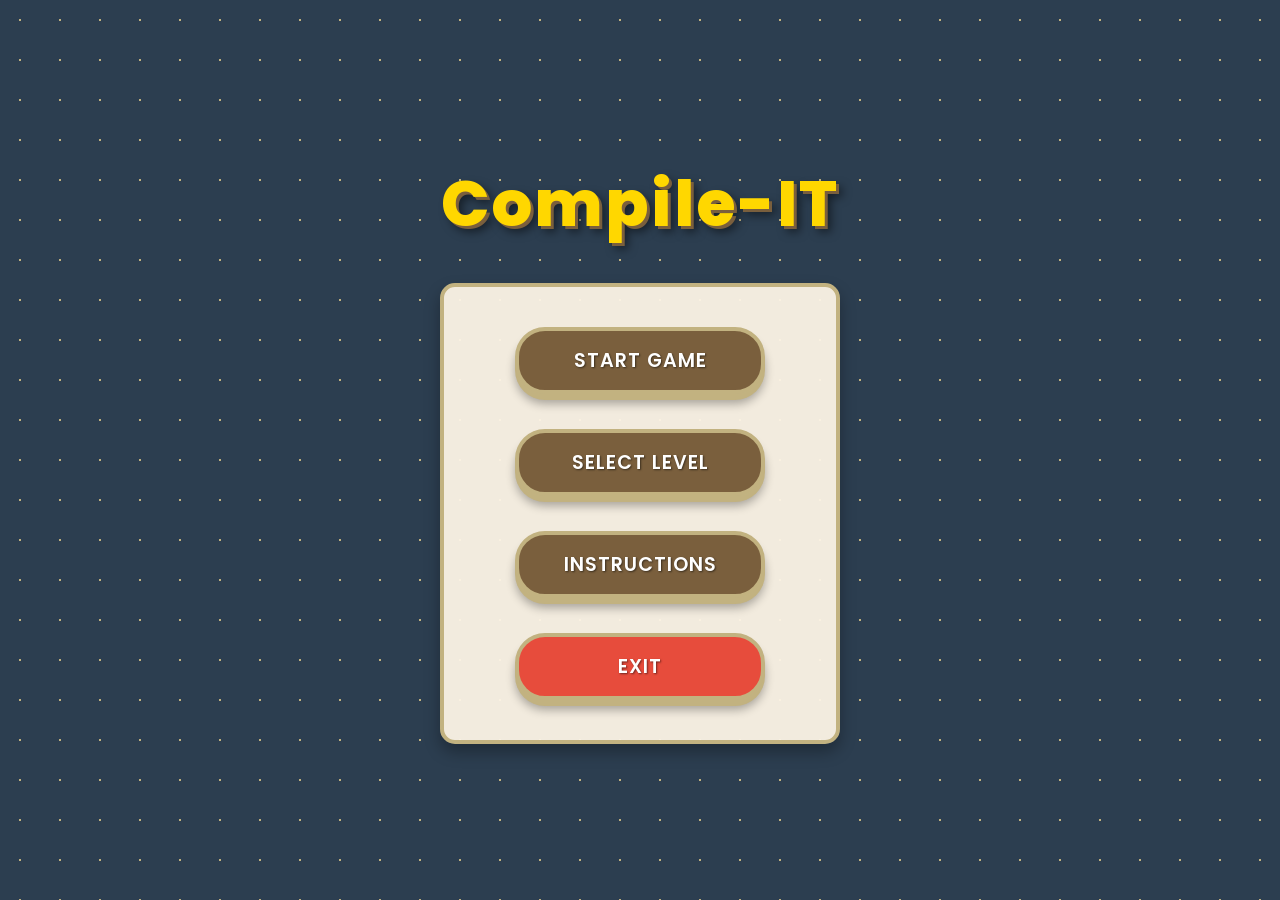
<file: index.html>
<!DOCTYPE html>
<html lang="en">
<head>
    <meta charset="UTF-8">
    <meta name="viewport" content="width=device-width, initial-scale=1.0">
    <title>Compile-IT | Learn Compiler Design</title>
    <meta name="description" content="Compile-IT: An interactive game to learn compiler design concepts through hands-on challenges.">
    <link href="https://fonts.googleapis.com/css2?family=Poppins:wght@400;600;800&display=swap" rel="stylesheet">
    <link rel="stylesheet" href="css/base.css">
    <link rel="stylesheet" href="css/layout.css">
    <link rel="stylesheet" href="css/components.css">
    <link rel="stylesheet" href="css/animations.css">
</head>
<body>
    <!-- Top HUD (hidden on menu) -->
    <div id="top-bar" class="hidden">
        <div class="level-display">Menu</div>
        <div class="score-display">Score: <span id="player-score">200</span></div>
    </div>

    <!-- Main Content -->
    <main id="app-root">
        <!-- Menu view injected by app.js -->
    </main>

    <!-- Reset all game state on every load — fresh session guaranteed -->
    <script>
        ['compileit_score','compileit_unlocked','compileit_completed','compileit_engine_data']
            .forEach(k => localStorage.removeItem(k));
    </script>

    <!-- Entry Point -->
    <script type="module" src="js/core/app.js"></script>
</body>
</html>
</file>
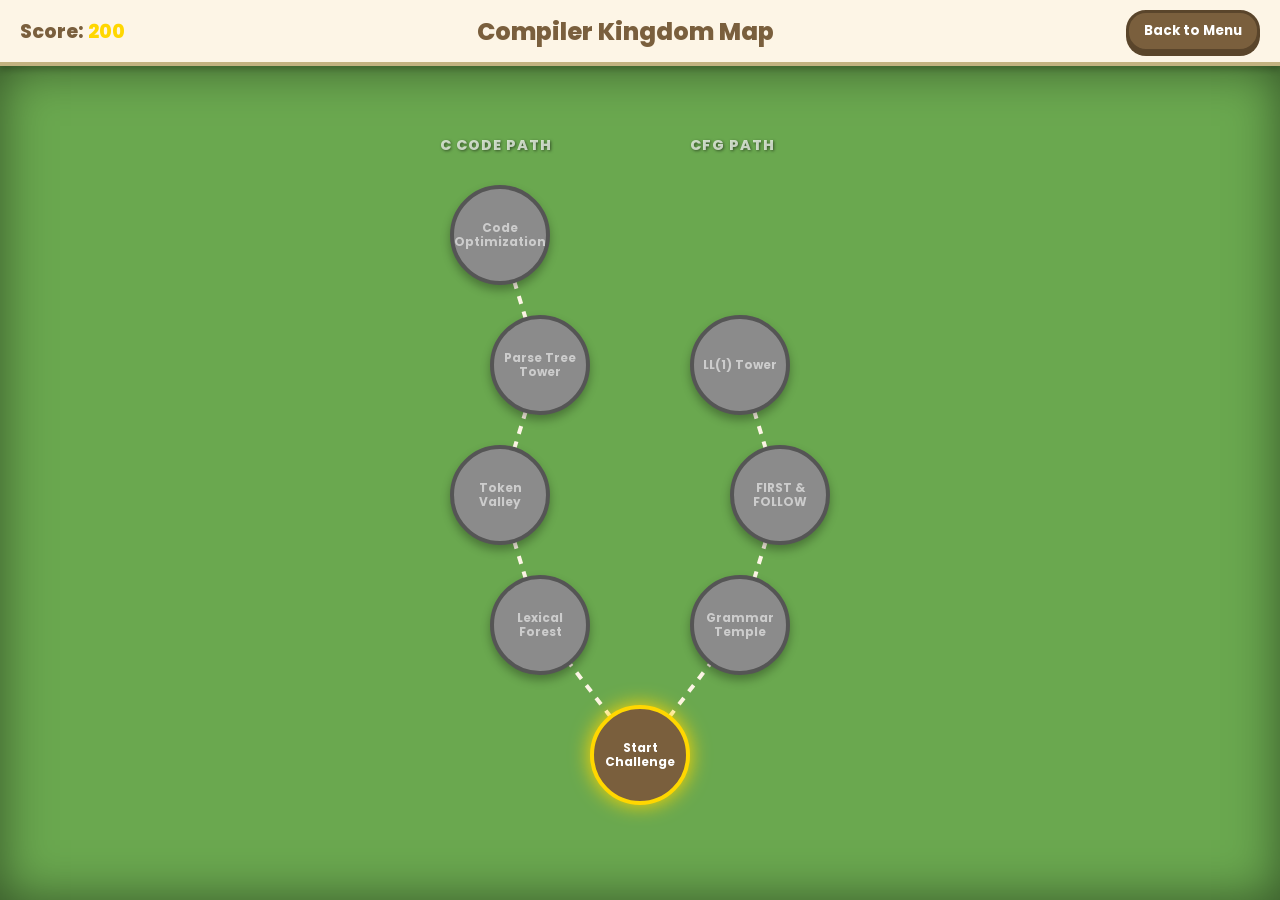
<file: map.html>
<!DOCTYPE html>
<html lang="en">
<head>
    <meta charset="UTF-8">
    <meta name="viewport" content="width=device-width, initial-scale=1.0">
    <title>Compile-IT | Compiler Kingdom Map</title>
    <link href="https://fonts.googleapis.com/css2?family=Poppins:wght@400;600;800&display=swap" rel="stylesheet">
    <link rel="stylesheet" href="css/map.css">
    <link rel="stylesheet" href="css/animations.css">
</head>
<body>
    <!-- Top Bar -->
    <div id="top-bar">
        <div class="score-display">Score: <span id="player-score">200</span></div>
        <div class="title-display">Compiler Kingdom Map</div>
        <button id="btn-menu" class="btn">Back to Menu</button>
    </div>

    <!-- Map Container -->
    <div id="map-container">
        <div id="levels-container">
            <canvas id="map-canvas"></canvas>
            <!-- Level nodes injected by map.js -->
        </div>
    </div>

    <!-- Entry Point -->
    <script type="module" src="js/map/map.js"></script>
</body>
</html>
</file>
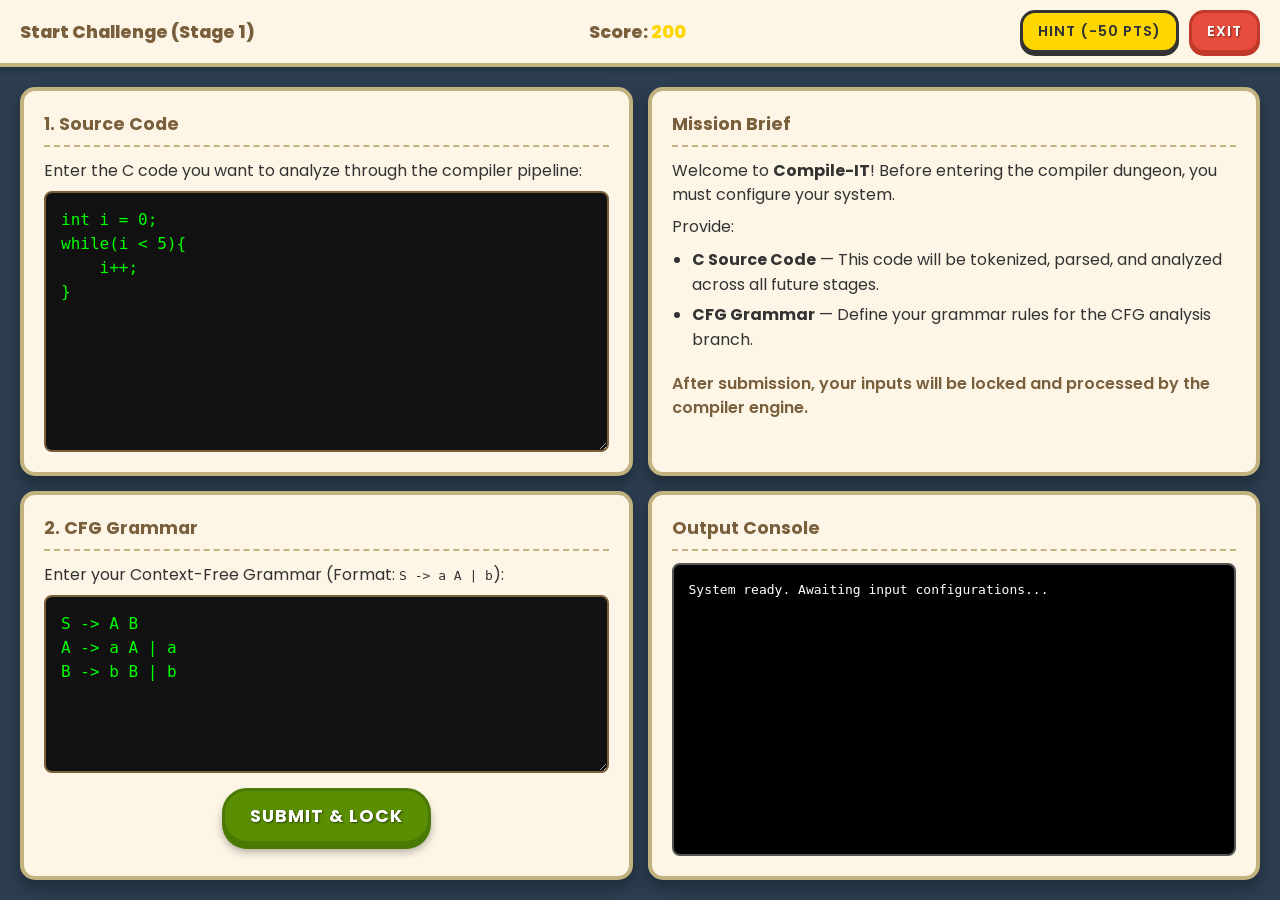
<file: pages/levels/stage1.html>
<!DOCTYPE html>
<html lang="en">
<head>
    <meta charset="UTF-8">
    <meta name="viewport" content="width=device-width, initial-scale=1.0">
    <title>Compile-IT | Start Challenge</title>
    <link href="https://fonts.googleapis.com/css2?family=Poppins:wght@400;600;800&display=swap" rel="stylesheet">
    <link rel="stylesheet" href="../../css/base.css">
    <link rel="stylesheet" href="../../css/layout.css">
    <link rel="stylesheet" href="../../css/components.css">
    <link rel="stylesheet" href="../../css/animations.css">
</head>
<body>
    <!-- TOP HUD -->
    <div id="top-bar">
        <div class="level-display">Start Challenge (Stage 1)</div>
        <div class="score-display">Score: <span id="player-score"></span></div>
        <div class="hud-right">
            <button id="btn-hint" class="btn btn-hint">Hint (-50 pts)</button>
            <button id="btn-exit" class="btn btn-exit">Exit</button>
        </div>
    </div>

    <!-- 4-PANEL GAME BOARD -->
    <div class="game-board">

        <!-- Panel 1: Source Code Input -->
        <div class="panel" id="panel-code">
            <h3>1. Source Code</h3>
            <p>Enter the C code you want to analyze through the compiler pipeline:</p>
            <textarea id="c-code-input" class="input-box" rows="10" placeholder="Enter C code here...">int i = 0;
while(i < 5){
    i++;
}</textarea>
        </div>

        <!-- Panel 2: Mission Brief -->
        <div class="panel" id="panel-mission">
            <h3>Mission Brief</h3>
            <p>Welcome to <strong>Compile-IT</strong>! Before entering the compiler dungeon, you must configure your system.</p>
            <p>Provide:</p>
            <ul>
                <li><strong>C Source Code</strong> — This code will be tokenized, parsed, and analyzed across all future stages.</li>
                <li><strong>CFG Grammar</strong> — Define your grammar rules for the CFG analysis branch.</li>
            </ul>
            <p style="margin-top: 15px; color: var(--btn-color); font-weight: 600;">
                After submission, your inputs will be locked and processed by the compiler engine.
            </p>
        </div>

        <!-- Panel 3: Interactive Area (CFG Input + Submit) -->
        <div class="panel" id="panel-interactive">
            <h3>2. CFG Grammar</h3>
            <p>Enter your Context-Free Grammar (Format: <code>S -> a A | b</code>):</p>
            <textarea id="cfg-input" class="input-box" rows="6" placeholder="Enter CFG rules here...">S -> A B
A -> a A | a
B -> b B | b</textarea>
            <button id="btn-submit" class="btn btn-verify" style="align-self: center; margin-top: 15px;">Submit & Lock</button>
        </div>

        <!-- Panel 4: Output Console -->
        <div class="panel" id="panel-output">
            <h3>Output Console</h3>
            <div id="output-msg" class="console-box">System ready. Awaiting input configurations...</div>
        </div>

    </div>

    <!-- Entry Point -->
    <script type="module" src="../../js/levels/stage1_main.js"></script>
</body>
</html>
</file>
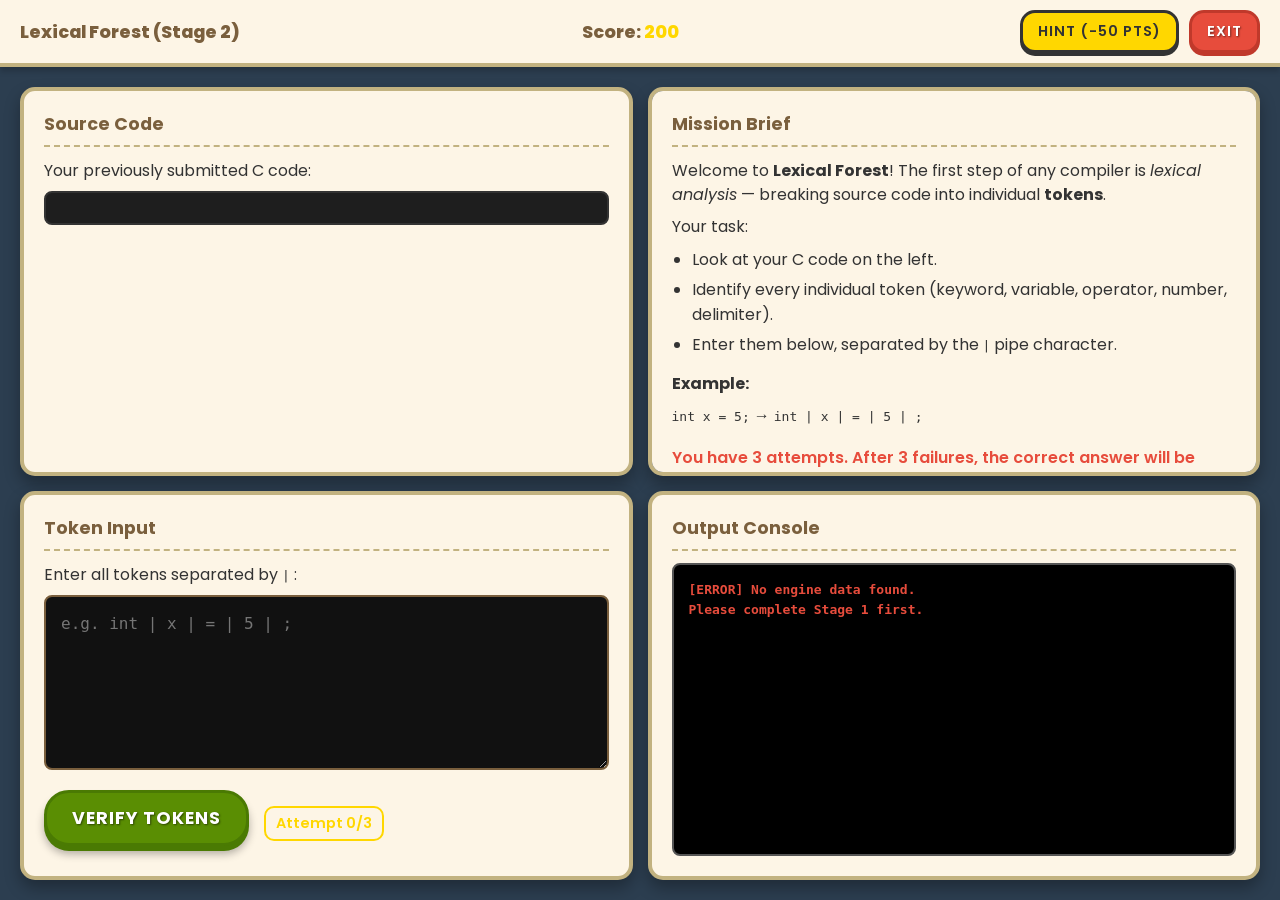
<file: pages/levels/stage2.html>
<!DOCTYPE html>
<html lang="en">
<head>
    <meta charset="UTF-8">
    <meta name="viewport" content="width=device-width, initial-scale=1.0">
    <title>Compile-IT | Lexical Forest</title>
    <link href="https://fonts.googleapis.com/css2?family=Poppins:wght@400;600;800&display=swap" rel="stylesheet">
    <link rel="stylesheet" href="../../css/base.css">
    <link rel="stylesheet" href="../../css/layout.css">
    <link rel="stylesheet" href="../../css/components.css">
    <link rel="stylesheet" href="../../css/animations.css">
</head>
<body>
    <!-- TOP HUD -->
    <div id="top-bar">
        <div class="level-display">Lexical Forest (Stage 2)</div>
        <div class="score-display">Score: <span id="player-score"></span></div>
        <div class="hud-right">
            <button id="btn-hint" class="btn btn-hint">Hint (-50 pts)</button>
            <button id="btn-exit" class="btn btn-exit">Exit</button>
        </div>
    </div>

    <!-- 4-PANEL GAME BOARD -->
    <div class="game-board">

        <!-- Panel 1: Source Code (Read-Only) -->
        <div class="panel" id="panel-code">
            <h3>Source Code</h3>
            <p>Your previously submitted C code:</p>
            <pre id="code-display" class="code-block"></pre>
        </div>

        <!-- Panel 2: Mission Brief -->
        <div class="panel" id="panel-mission">
            <h3>Mission Brief</h3>
            <p>Welcome to <strong>Lexical Forest</strong>! The first step of any compiler is <em>lexical analysis</em> — breaking source code into individual <strong>tokens</strong>.</p>
            <p>Your task:</p>
            <ul>
                <li>Look at your C code on the left.</li>
                <li>Identify every individual token (keyword, variable, operator, number, delimiter).</li>
                <li>Enter them below, separated by the <code>|</code> pipe character.</li>
            </ul>
            <p style="margin-top: 10px;"><strong>Example:</strong></p>
            <p><code>int x = 5;</code> → <code>int | x | = | 5 | ;</code></p>
            <p style="margin-top: 10px; color: var(--error-color); font-weight: 600;">
                You have 3 attempts. After 3 failures, the correct answer will be shown.
            </p>
        </div>

        <!-- Panel 3: Interactive Area -->
        <div class="panel" id="panel-interactive">
            <h3>Token Input</h3>
            <p>Enter all tokens separated by <code>|</code> :</p>
            <textarea id="token-input" class="input-box" rows="6" placeholder="e.g. int | x | = | 5 | ;"></textarea>
            <div style="display: flex; align-items: center; gap: 15px; margin-top: 10px;">
                <button id="btn-verify" class="btn btn-verify">Verify Tokens</button>
                <span id="attempt-display" class="attempt-counter">Attempt 0/3</span>
            </div>
        </div>

        <!-- Panel 4: Output Console -->
        <div class="panel" id="panel-output">
            <h3>Output Console</h3>
            <div id="output-msg" class="console-box">System ready. Split the source code into tokens...</div>
        </div>

    </div>

    <!-- Entry Point -->
    <script type="module" src="../../js/levels/stage2_main.js"></script>
</body>
</html>
</file>
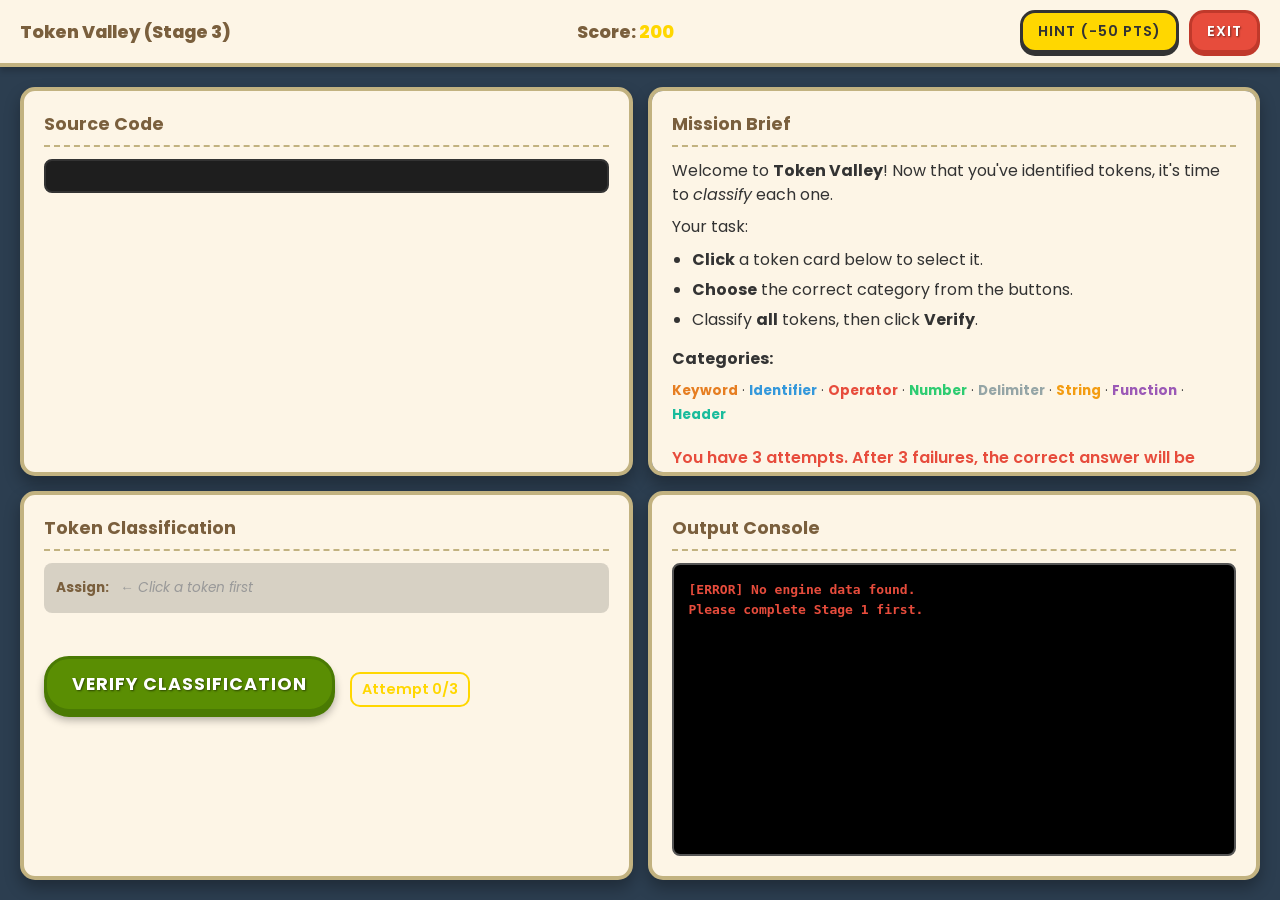
<file: pages/levels/stage3.html>
<!DOCTYPE html>
<html lang="en">
<head>
    <meta charset="UTF-8">
    <meta name="viewport" content="width=device-width, initial-scale=1.0">
    <title>Compile-IT | Token Valley</title>
    <link href="https://fonts.googleapis.com/css2?family=Poppins:wght@400;600;800&display=swap" rel="stylesheet">
    <link rel="stylesheet" href="../../css/base.css">
    <link rel="stylesheet" href="../../css/layout.css">
    <link rel="stylesheet" href="../../css/components.css">
    <link rel="stylesheet" href="../../css/animations.css">
    <style>
        /* Token card grid */
        .token-card-grid {
            display: flex;
            flex-wrap: wrap;
            gap: 8px;
            margin-bottom: 15px;
        }

        .token-card {
            background: #1e1e1e;
            color: #fff;
            border: 2px solid var(--border-color);
            padding: 8px 14px;
            border-radius: 6px;
            cursor: pointer;
            font-family: monospace;
            font-size: 0.95rem;
            transition: all 0.2s;
            user-select: none;
            position: relative;
        }

        .token-card:hover {
            border-color: var(--score-color);
            background: #2a2a2a;
        }

        .token-card.selected {
            border-color: var(--score-color);
            box-shadow: 0 0 12px var(--score-color);
            background: #2a2a1a;
        }

        .token-card.classified {
            border-color: var(--correct-color);
            background: #1a2a1a;
        }

        .token-card .label {
            display: block;
            font-size: 0.65rem;
            color: var(--score-color);
            margin-top: 3px;
            font-family: var(--font-main);
            font-weight: 600;
            text-transform: uppercase;
            letter-spacing: 0.5px;
        }

        .token-card.classified .label {
            color: #7dff7d;
        }

        /* Category buttons */
        .category-bar {
            display: flex;
            flex-wrap: wrap;
            gap: 6px;
            padding: 12px;
            background: rgba(0,0,0,0.15);
            border-radius: 8px;
            margin-bottom: 10px;
            align-items: center;
            min-height: 50px;
        }

        .category-bar .label {
            font-size: 0.85rem;
            font-weight: 700;
            color: var(--btn-color);
            margin-right: 5px;
        }

        .cat-btn {
            background: transparent;
            border: 2px solid var(--btn-color);
            color: var(--btn-color);
            padding: 5px 12px;
            border-radius: 5px;
            cursor: pointer;
            font-family: var(--font-main);
            font-weight: 600;
            font-size: 0.8rem;
            transition: all 0.15s;
        }

        .cat-btn:hover {
            background: var(--btn-color);
            color: #fff;
        }

        .cat-btn.active {
            background: var(--btn-color);
            color: #fff;
        }

        /* Color-coded categories */
        .cat-Keyword     { border-color: #e67e22 !important; color: #e67e22 !important; }
        .cat-Keyword:hover, .cat-Keyword.active { background: #e67e22 !important; color: #fff !important; }
        .cat-Identifier  { border-color: #3498db !important; color: #3498db !important; }
        .cat-Identifier:hover, .cat-Identifier.active { background: #3498db !important; color: #fff !important; }
        .cat-Operator    { border-color: #e74c3c !important; color: #e74c3c !important; }
        .cat-Operator:hover, .cat-Operator.active { background: #e74c3c !important; color: #fff !important; }
        .cat-Number      { border-color: #2ecc71 !important; color: #2ecc71 !important; }
        .cat-Number:hover, .cat-Number.active { background: #2ecc71 !important; color: #fff !important; }
        .cat-Delimiter      { border-color: #95a5a6 !important; color: #95a5a6 !important; }
        .cat-Delimiter:hover, .cat-Delimiter.active { background: #95a5a6 !important; color: #fff !important; }
        .cat-String      { border-color: #f39c12 !important; color: #f39c12 !important; }
        .cat-String:hover, .cat-String.active { background: #f39c12 !important; color: #fff !important; }
        .cat-Function    { border-color: #9b59b6 !important; color: #9b59b6 !important; }
        .cat-Function:hover, .cat-Function.active { background: #9b59b6 !important; color: #fff !important; }
        .cat-Header      { border-color: #1abc9c !important; color: #1abc9c !important; }
        .cat-Header:hover, .cat-Header.active { background: #1abc9c !important; color: #fff !important; }

        /* Token card takes category color when classified */
        .token-card[data-assigned="Keyword"]    { border-color: #e67e22; }
        .token-card[data-assigned="Keyword"] .label    { color: #e67e22; }
        .token-card[data-assigned="Identifier"] { border-color: #3498db; }
        .token-card[data-assigned="Identifier"] .label { color: #3498db; }
        .token-card[data-assigned="Operator"]   { border-color: #e74c3c; }
        .token-card[data-assigned="Operator"] .label   { color: #e74c3c; }
        .token-card[data-assigned="Number"]     { border-color: #2ecc71; }
        .token-card[data-assigned="Number"] .label     { color: #2ecc71; }
        .token-card[data-assigned="Delimiter"]     { border-color: #95a5a6; }
        .token-card[data-assigned="Delimiter"] .label     { color: #95a5a6; }
        .token-card[data-assigned="String"]     { border-color: #f39c12; }
        .token-card[data-assigned="String"] .label     { color: #f39c12; }
        .token-card[data-assigned="Function"]   { border-color: #9b59b6; }
        .token-card[data-assigned="Function"] .label   { color: #9b59b6; }
        .token-card[data-assigned="Header"]     { border-color: #1abc9c; }
        .token-card[data-assigned="Header"] .label     { color: #1abc9c; }

        /* Wrong highlight */
        .token-card.wrong {
            border-color: var(--error-color) !important;
            box-shadow: 0 0 10px var(--error-color);
        }

        /* No-selection prompt */
        .select-prompt {
            font-size: 0.85rem;
            color: #999;
            font-style: italic;
        }
    </style>
</head>
<body>
    <!-- TOP HUD -->
    <div id="top-bar">
        <div class="level-display">Token Valley (Stage 3)</div>
        <div class="score-display">Score: <span id="player-score"></span></div>
        <div class="hud-right">
            <button id="btn-hint" class="btn btn-hint">Hint (-50 pts)</button>
            <button id="btn-exit" class="btn btn-exit">Exit</button>
        </div>
    </div>

    <!-- 4-PANEL GAME BOARD -->
    <div class="game-board">

        <!-- Panel 1: Source Code (Read-Only) -->
        <div class="panel" id="panel-code">
            <h3>Source Code</h3>
            <pre id="code-display" class="code-block"></pre>
        </div>

        <!-- Panel 2: Mission Brief -->
        <div class="panel" id="panel-mission">
            <h3>Mission Brief</h3>
            <p>Welcome to <strong>Token Valley</strong>! Now that you've identified tokens, it's time to <em>classify</em> each one.</p>
            <p>Your task:</p>
            <ul>
                <li><strong>Click</strong> a token card below to select it.</li>
                <li><strong>Choose</strong> the correct category from the buttons.</li>
                <li>Classify <strong>all</strong> tokens, then click <strong>Verify</strong>.</li>
            </ul>
            <p style="margin-top: 10px;"><strong>Categories:</strong></p>
            <p style="font-size: 0.85rem; line-height: 1.8;">
                <span style="color:#e67e22; font-weight:700;">Keyword</span> · 
                <span style="color:#3498db; font-weight:700;">Identifier</span> · 
                <span style="color:#e74c3c; font-weight:700;">Operator</span> · 
                <span style="color:#2ecc71; font-weight:700;">Number</span> · 
                <span style="color:#95a5a6; font-weight:700;">Delimiter</span> · 
                <span style="color:#f39c12; font-weight:700;">String</span> · 
                <span style="color:#9b59b6; font-weight:700;">Function</span> · 
                <span style="color:#1abc9c; font-weight:700;">Header</span>
            </p>
            <p style="margin-top: 10px; color: var(--error-color); font-weight: 600;">
                You have 3 attempts. After 3 failures, the correct answer will be shown.
            </p>
        </div>

        <!-- Panel 3: Interactive Area -->
        <div class="panel" id="panel-interactive">
            <h3>Token Classification</h3>

            <!-- Category selection bar -->
            <div class="category-bar" id="category-bar">
                <span class="label">Assign:</span>
                <span class="select-prompt" id="select-prompt">← Click a token first</span>
            </div>

            <!-- Token cards -->
            <div class="token-card-grid" id="token-grid">
                <!-- Injected by JS -->
            </div>

            <div style="display: flex; align-items: center; gap: 15px; margin-top: 8px;">
                <button id="btn-verify" class="btn btn-verify">Verify Classification</button>
                <span id="attempt-display" class="attempt-counter">Attempt 0/3</span>
            </div>
        </div>

        <!-- Panel 4: Output Console -->
        <div class="panel" id="panel-output">
            <h3>Output Console</h3>
            <div id="output-msg" class="console-box">System ready. Select tokens and classify them...</div>
        </div>

    </div>

    <!-- Entry Point -->
    <script type="module" src="../../js/levels/stage3_main.js"></script>
</body>
</html>
</file>
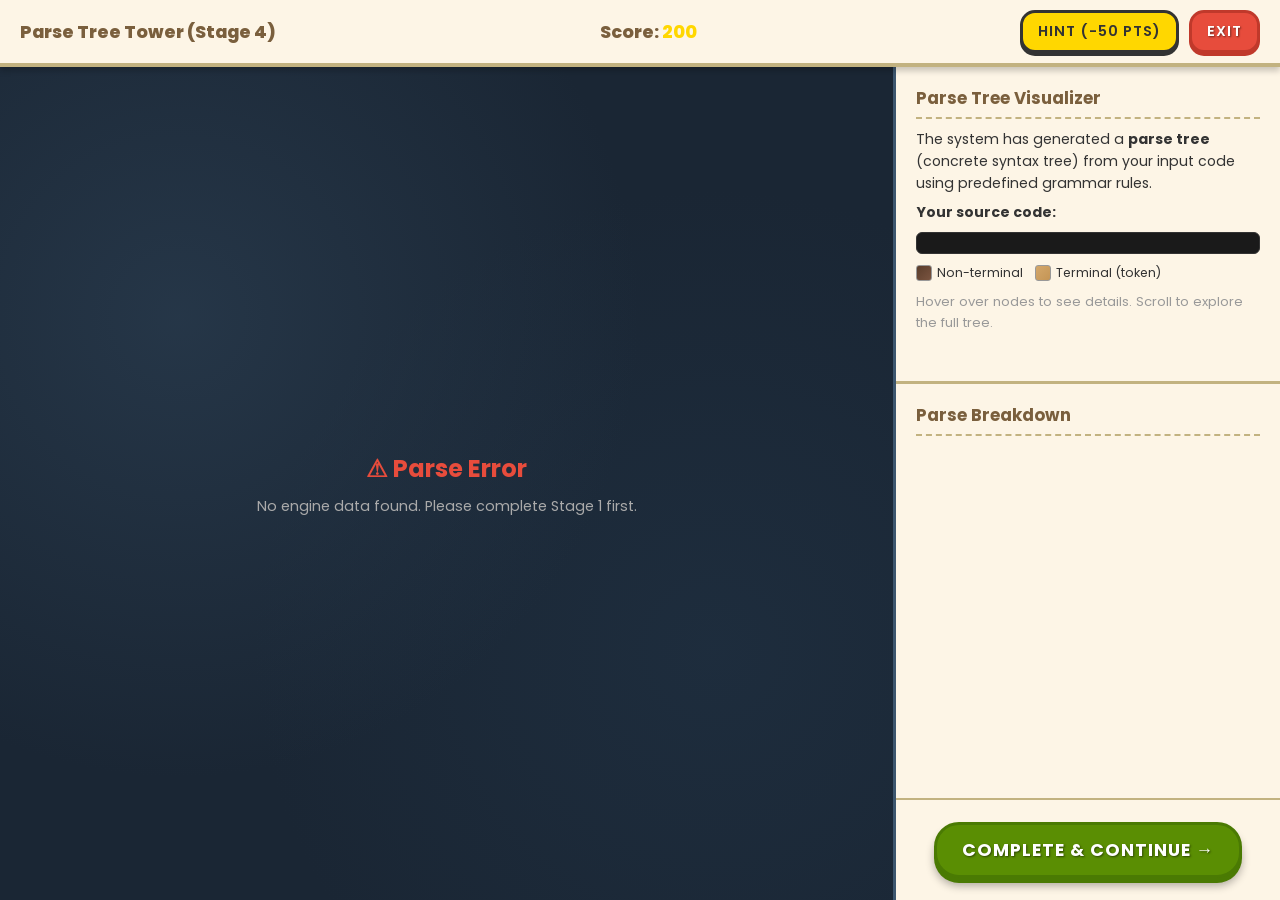
<file: pages/levels/stage4.html>
<!DOCTYPE html>
<html lang="en">
<head>
    <meta charset="UTF-8">
    <meta name="viewport" content="width=device-width, initial-scale=1.0">
    <title>Compile-IT | Parse Tree Tower</title>
    <link href="https://fonts.googleapis.com/css2?family=Poppins:wght@400;600;800&display=swap" rel="stylesheet">
    <link rel="stylesheet" href="../../css/base.css">
    <link rel="stylesheet" href="../../css/layout.css">
    <link rel="stylesheet" href="../../css/components.css">
    <link rel="stylesheet" href="../../css/animations.css">
    <style>
        /* ===== 70/30 SPLIT LAYOUT ===== */
        .split-main {
            display: grid;
            grid-template-columns: 70% 30%;
            height: calc(100vh - 56px);
            overflow: hidden;
            background-color: #2c3e50;
        }

        /* ===== LEFT SECTION — TREE CANVAS ===== */
        .tree-section {
            overflow: auto;
            position: relative;
            background:
                radial-gradient(circle at 20% 30%, rgba(45,65,85,0.6) 0%, transparent 50%),
                radial-gradient(circle at 80% 70%, rgba(35,55,75,0.4) 0%, transparent 50%),
                #1a2634;
            border-right: 3px solid #3d566e;
        }

        .tree-canvas {
            position: relative;
            min-width: 100%;
            min-height: 100%;
            padding: 30px;
        }

        /* ===== TREE NODES ===== */
        .tree-node {
            position: absolute;
            border-radius: 8px;
            text-align: center;
            cursor: default;
            transition: all 0.25s ease;
            z-index: 2;
            box-shadow: 0 3px 10px rgba(0,0,0,0.35);
            display: flex;
            flex-direction: column;
            align-items: center;
            justify-content: center;
            user-select: none;
        }

        .tree-node:hover {
            transform: translateY(-2px);
            box-shadow: 0 6px 18px rgba(0,0,0,0.5);
            z-index: 10;
        }

        /* Non-terminal nodes */
        .tree-node.non-terminal {
            background: linear-gradient(135deg, #5a3d2b 0%, #7a5440 100%);
            border: 2px solid #a07050;
            color: #fdf5e6;
            padding: 8px 14px;
            min-width: 80px;
        }

        .tree-node.non-terminal .node-label {
            font-weight: 800;
            font-size: 0.82rem;
            letter-spacing: 0.5px;
        }

        .tree-node.non-terminal:hover {
            border-color: #d4a76a;
            box-shadow: 0 6px 18px rgba(212,167,106,0.3);
        }

        /* Terminal nodes */
        .tree-node.terminal {
            background: linear-gradient(135deg, #d4a76a 0%, #c49555 100%);
            border: 2px solid #b8863f;
            color: #2c1a0e;
            padding: 6px 12px;
            min-width: 50px;
        }

        .tree-node.terminal .node-label {
            font-size: 0.7rem;
            font-weight: 600;
            color: #5a3d2b;
            text-transform: uppercase;
            letter-spacing: 0.3px;
        }

        .tree-node.terminal .node-value {
            font-family: 'Courier New', monospace;
            font-weight: 800;
            font-size: 0.9rem;
            color: #2c1a0e;
            margin-top: 1px;
        }

        .tree-node.terminal:hover {
            border-color: #7a5f3d;
            box-shadow: 0 6px 18px rgba(122,95,61,0.4);
        }

        /* ===== NEW NODE TYPE COLOURS ===== */
        /* Preprocessor directives — muted purple */
        .tree-node[data-nodetype="DIRECTIVE"] {
            background: linear-gradient(135deg, #3d2b4f, #2e2040);
            border-color: #7b5ea7;
        }
        .tree-node[data-nodetype="DIRECTIVE"] .node-label { color: #c9a8f5; }

        /* Function definition / prototype — teal-blue */
        .tree-node[data-nodetype="FUNC_DEF"],
        .tree-node[data-nodetype="FUNC_PROTO"] {
            background: linear-gradient(135deg, #1b3a4b, #132c3a);
            border-color: #3a8fa0;
        }
        .tree-node[data-nodetype="FUNC_DEF"] .node-label,
        .tree-node[data-nodetype="FUNC_PROTO"] .node-label { color: #7dd3e0; }

        /* Parameter list / individual params — olive-green */
        .tree-node[data-nodetype="PARAM_LIST"],
        .tree-node[data-nodetype="PARAM"] {
            background: linear-gradient(135deg, #2a3320, #1e2716);
            border-color: #6a8f42;
        }
        .tree-node[data-nodetype="PARAM_LIST"] .node-label,
        .tree-node[data-nodetype="PARAM"] .node-label { color: #a8c97a; }

        /* ===== TREE SVG LINES ===== */
        .tree-svg {
            position: absolute;
            top: 0; left: 0;
            pointer-events: none;
            z-index: 1;
        }

        .tree-svg path {
            fill: none;
            stroke: #5a7a99;
            stroke-width: 2;
            opacity: 0.7;
        }

        /* ===== TOOLTIP ===== */
        .node-tooltip {
            position: absolute;
            background: #1a1a2e;
            color: #e0e0e0;
            padding: 8px 12px;
            border-radius: 6px;
            font-size: 0.78rem;
            font-family: var(--font-main);
            box-shadow: 0 4px 15px rgba(0,0,0,0.5);
            border: 1px solid #3d566e;
            z-index: 100;
            pointer-events: none;
            max-width: 220px;
            display: none;
            line-height: 1.4;
        }

        /* ===== RIGHT SECTION ===== */
        .info-section {
            display: flex;
            flex-direction: column;
            overflow: hidden;
            background: var(--bg-color);
        }

        /* Mission Brief */
        .mission-panel {
            flex: 0 0 38%;
            background-color: var(--panel-bg);
            border-bottom: 3px solid var(--border-color);
            padding: 18px 20px;
            overflow-y: auto;
        }

        .mission-panel h3 {
            color: var(--btn-color);
            border-bottom: 2px dashed var(--border-color);
            padding-bottom: 6px;
            margin-bottom: 10px;
            font-size: 1.05rem;
        }

        .mission-panel p {
            margin-bottom: 8px;
            line-height: 1.55;
            color: var(--text-dark);
            font-size: 0.88rem;
        }

        .source-preview {
            background: #1a1a1a;
            color: #a5d6a7;
            padding: 10px 14px;
            border-radius: 6px;
            font-family: monospace;
            font-size: 0.82rem;
            white-space: pre-wrap;
            border: 1px solid #333;
            margin: 8px 0;
            max-height: 140px;
            overflow-y: auto;
        }

        /* Explanation Panel */
        .explanation-panel {
            flex: 1;
            background-color: var(--panel-bg);
            padding: 18px 20px;
            overflow-y: auto;
        }

        .explanation-panel h3 {
            color: var(--btn-color);
            border-bottom: 2px dashed var(--border-color);
            padding-bottom: 6px;
            margin-bottom: 10px;
            font-size: 1.05rem;
        }

        .expl-item {
            margin-bottom: 12px;
            padding-left: 12px;
            border-left: 3px solid var(--border-color);
        }

        .expl-item h4 {
            font-size: 0.88rem;
            color: var(--btn-color);
            margin-bottom: 2px;
            font-weight: 700;
        }

        .expl-item p {
            font-size: 0.82rem;
            color: var(--text-dark);
            line-height: 1.45;
            margin: 0;
        }

        .expl-item:hover {
            border-left-color: var(--score-color);
        }

        /* Node legend */
        .legend {
            display: flex;
            gap: 12px;
            margin-top: 10px;
            flex-wrap: wrap;
        }

        .legend-item {
            display: flex;
            align-items: center;
            gap: 5px;
            font-size: 0.78rem;
            color: var(--text-dark);
        }

        .legend-swatch {
            width: 16px;
            height: 16px;
            border-radius: 3px;
            border: 1px solid #999;
        }

        .legend-swatch.nt { background: linear-gradient(135deg, #5a3d2b, #7a5440); }
        .legend-swatch.t  { background: linear-gradient(135deg, #d4a76a, #c49555); }

        /* Complete button */
        .complete-bar {
            padding: 12px 20px;
            background: var(--panel-bg);
            border-top: 2px solid var(--border-color);
            display: flex;
            align-items: center;
            justify-content: center;
        }

        /* Error state */
        .error-overlay {
            display: flex;
            align-items: center;
            justify-content: center;
            height: 100%;
            color: var(--error-color);
            text-align: center;
            padding: 40px;
        }

        .error-overlay h2 { margin-bottom: 10px; }
        .error-overlay p { font-size: 0.9rem; color: #aaa; }
    </style>
</head>
<body>
    <!-- TOP HUD -->
    <div id="top-bar">
        <div class="level-display">Parse Tree Tower (Stage 4)</div>
        <div class="score-display">Score: <span id="player-score"></span></div>
        <div class="hud-right">
            <button id="btn-hint" class="btn btn-hint">Hint (-50 pts)</button>
            <button id="btn-exit" class="btn btn-exit">Exit</button>
        </div>
    </div>

    <!-- 70/30 SPLIT -->
    <div class="split-main">

        <!-- LEFT 70% — TREE VISUALIZATION -->
        <div class="tree-section" id="tree-section">
            <div class="tree-canvas" id="tree-canvas">
                <svg class="tree-svg" id="tree-svg"></svg>
                <!-- Nodes injected by JS -->
            </div>
            <div class="node-tooltip" id="node-tooltip"></div>
        </div>

        <!-- RIGHT 30% — INFO -->
        <div class="info-section">

            <!-- Mission Brief (top 38%) -->
            <div class="mission-panel">
                <h3>Parse Tree Visualizer</h3>
                <p>The system has generated a <strong>parse tree</strong> (concrete syntax tree) from your input code using predefined grammar rules.</p>
                <p><strong>Your source code:</strong></p>
                <div class="source-preview" id="source-preview"></div>
                <div class="legend">
                    <div class="legend-item"><span class="legend-swatch nt"></span> Non-terminal</div>
                    <div class="legend-item"><span class="legend-swatch t"></span> Terminal (token)</div>
                </div>
                <p style="margin-top:10px;font-size:0.82rem;color:#999;">Hover over nodes to see details. Scroll to explore the full tree.</p>
            </div>

            <!-- Explanation Panel (bottom 62%) -->
            <div class="explanation-panel">
                <h3>Parse Breakdown</h3>
                <div id="explanation-content">
                    <!-- Filled by JS -->
                </div>
            </div>

            <!-- Complete button -->
            <div class="complete-bar">
                <button id="btn-complete" class="btn btn-verify">Complete & Continue →</button>
            </div>
        </div>

    </div>

    <script type="module" src="../../js/levels/stage4_main.js"></script>
</body>
</html>
</file>
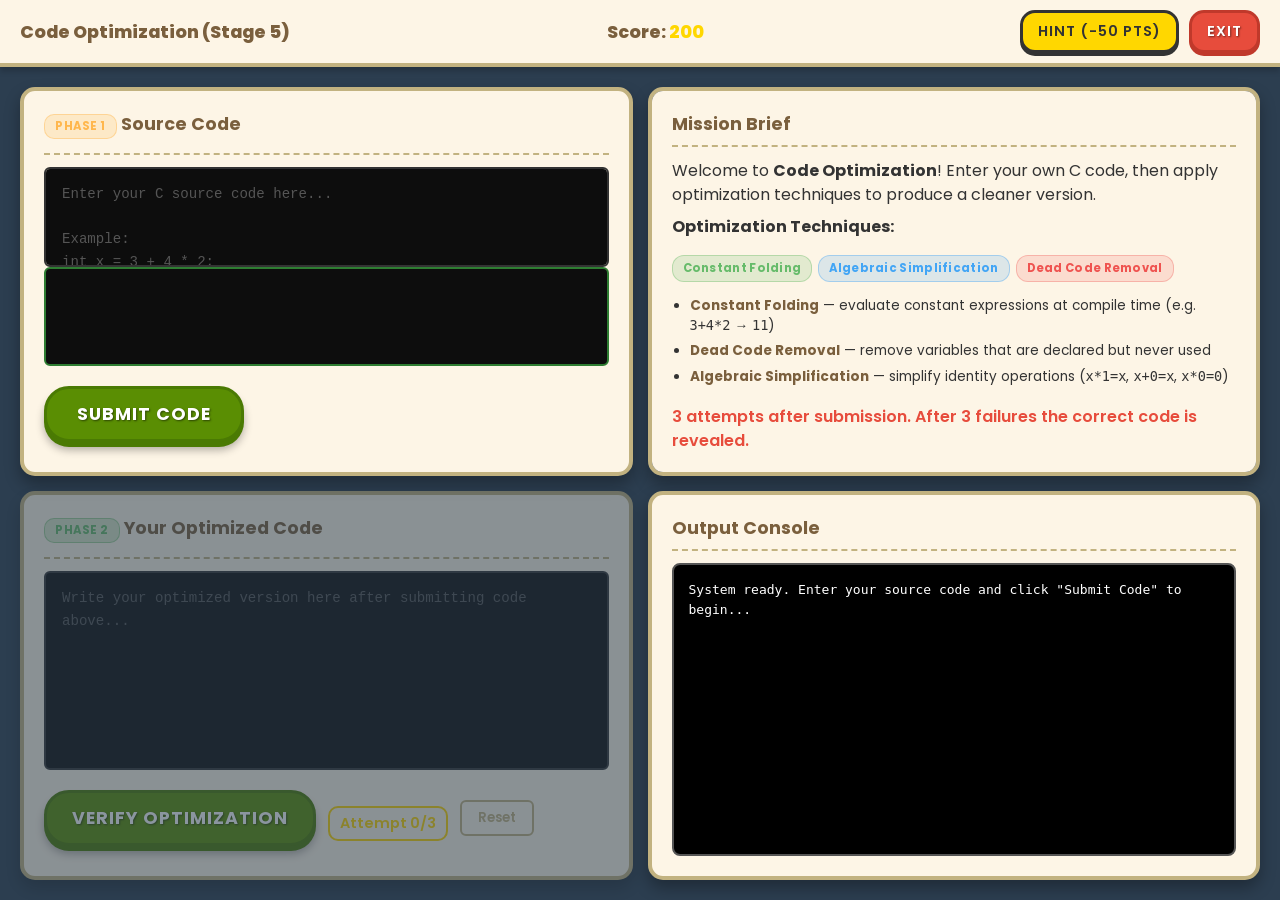
<file: pages/levels/stage5.html>
<!DOCTYPE html>
<html lang="en">
<head>
    <meta charset="UTF-8">
    <meta name="viewport" content="width=device-width, initial-scale=1.0">
    <title>Compile-IT | Code Optimization</title>
    <link href="https://fonts.googleapis.com/css2?family=Poppins:wght@400;600;800&display=swap" rel="stylesheet">
    <link rel="stylesheet" href="../../css/base.css">
    <link rel="stylesheet" href="../../css/layout.css">
    <link rel="stylesheet" href="../../css/components.css">
    <link rel="stylesheet" href="../../css/animations.css">
    <style>
        /* ===== CODE TEXTAREAS ===== */
        .code-textarea {
            width: 100%;
            flex: 1;
            background: #0d0d0d;
            color: #a5d6a7;
            padding: 14px 16px;
            border-radius: 6px;
            font-family: 'Courier New', monospace;
            font-size: 0.88rem;
            line-height: 1.6;
            border: 2px solid #333;
            resize: none;
            outline: none;
            transition: border-color 0.3s;
        }

        .code-textarea:focus {
            border-color: var(--score-color);
        }

        .code-textarea::placeholder {
            color: #555;
        }

        .code-textarea.locked {
            color: #81d4fa;
            border-color: #2e7d32;
            cursor: default;
        }

        .code-textarea.optimized-input {
            color: #81d4fa;
        }

        /* ===== READ-ONLY SOURCE DISPLAY ===== */
        .source-code-block {
            background: #0d0d0d;
            color: #a5d6a7;
            padding: 14px 16px;
            border-radius: 6px;
            font-family: 'Courier New', monospace;
            font-size: 0.88rem;
            line-height: 1.6;
            white-space: pre-wrap;
            border: 2px solid #2e7d32;
            flex: 1;
            overflow-y: auto;
        }

        /* ===== INPUT CONTROLS ===== */
        .input-controls {
            display: flex;
            align-items: center;
            gap: 12px;
            margin-top: 10px;
            flex-shrink: 0;
        }

        .btn-reset {
            background: transparent;
            border: 2px solid var(--border-color);
            color: var(--border-color);
            padding: 6px 16px;
            border-radius: 6px;
            cursor: pointer;
            font-size: 0.82rem;
            font-family: var(--font-main);
            font-weight: 600;
            transition: all 0.2s;
        }

        .btn-reset:hover {
            background: var(--border-color);
            color: #fff;
        }

        /* ===== TECHNIQUE BADGES ===== */
        .technique-list {
            display: flex;
            flex-wrap: wrap;
            gap: 6px;
            margin: 8px 0;
        }

        .technique-badge {
            padding: 4px 10px;
            border-radius: 12px;
            font-size: 0.72rem;
            font-weight: 700;
            letter-spacing: 0.3px;
        }

        .technique-badge.constant {
            background: rgba(76,175,80,0.15);
            color: #66bb6a;
            border: 1px solid rgba(76,175,80,0.3);
        }

        .technique-badge.algebraic {
            background: rgba(33,150,243,0.15);
            color: #42a5f5;
            border: 1px solid rgba(33,150,243,0.3);
        }

        .technique-badge.deadcode {
            background: rgba(239,83,80,0.15);
            color: #ef5350;
            border: 1px solid rgba(239,83,80,0.3);
        }

        /* ===== MISSION LIST ===== */
        .mission-list {
            margin: 6px 0;
            padding-left: 18px;
        }

        .mission-list li {
            margin-bottom: 6px;
            font-size: 0.85rem;
            color: var(--text-dark);
            line-height: 1.45;
        }

        .mission-list li strong {
            color: var(--btn-color);
        }

        /* ===== PHASE INDICATOR ===== */
        .phase-indicator {
            display: inline-block;
            padding: 3px 10px;
            border-radius: 10px;
            font-size: 0.72rem;
            font-weight: 700;
            letter-spacing: 0.5px;
            margin-bottom: 6px;
        }

        .phase-indicator.phase1 {
            background: rgba(255,183,77,0.2);
            color: #ffb74d;
            border: 1px solid rgba(255,183,77,0.4);
        }

        .phase-indicator.phase2 {
            background: rgba(76,175,80,0.2);
            color: #66bb6a;
            border: 1px solid rgba(76,175,80,0.4);
        }

        /* ===== CORRECT CODE REVEAL ===== */
        .correct-reveal {
            background: #0d0d0d;
            color: #a5d6a7;
            padding: 12px 14px;
            border-radius: 6px;
            font-family: 'Courier New', monospace;
            font-size: 0.85rem;
            line-height: 1.6;
            white-space: pre-wrap;
            border: 1px solid #2e7d32;
            margin-top: 8px;
        }

        .hint-line {
            color: #ffcc00;
            margin-bottom: 4px;
        }

        /* ===== DISABLED STATE ===== */
        .panel.disabled-panel {
            opacity: 0.45;
            pointer-events: none;
        }

        .panel.disabled-panel .code-textarea {
            cursor: not-allowed;
        }
    </style>
</head>
<body>
    <!-- TOP HUD -->
    <div id="top-bar">
        <div class="level-display">Code Optimization (Stage 5)</div>
        <div class="score-display">Score: <span id="player-score"></span></div>
        <div class="hud-right">
            <button id="btn-hint" class="btn btn-hint">Hint (-50 pts)</button>
            <button id="btn-exit" class="btn btn-exit">Exit</button>
        </div>
    </div>

    <!-- 4-PANEL GAME BOARD -->
    <div class="game-board">

        <!-- Panel 1: Source Code Input (Top Left) -->
        <div class="panel" id="panel-source">
            <h3><span class="phase-indicator phase1" id="phase1-badge">PHASE 1</span> Source Code</h3>
            <!-- Phase 1: Editable textarea -->
            <textarea class="code-textarea" id="source-input"
                placeholder="Enter your C source code here...&#10;&#10;Example:&#10;int x = 3 + 4 * 2;&#10;int y = x * 1;&#10;int unused = 99;&#10;int result = x + y;"
                spellcheck="false"></textarea>
            <!-- Phase 2: Read-only display (hidden initially) -->
            <div class="source-code-block hidden" id="source-display"></div>
            <div class="input-controls" id="submit-controls">
                <button id="btn-submit" class="btn btn-verify">Submit Code</button>
            </div>
        </div>

        <!-- Panel 2: Mission Brief (Top Right) -->
        <div class="panel" id="panel-mission">
            <h3>Mission Brief</h3>
            <p>Welcome to <strong>Code Optimization</strong>! Enter your own C code, then apply optimization techniques to produce a cleaner version.</p>
            <p><strong>Optimization Techniques:</strong></p>
            <div class="technique-list">
                <span class="technique-badge constant">Constant Folding</span>
                <span class="technique-badge algebraic">Algebraic Simplification</span>
                <span class="technique-badge deadcode">Dead Code Removal</span>
            </div>
            <ul class="mission-list">
                <li><strong>Constant Folding</strong> — evaluate constant expressions at compile time (e.g. <code>3+4*2</code> → <code>11</code>)</li>
                <li><strong>Dead Code Removal</strong> — remove variables that are declared but never used</li>
                <li><strong>Algebraic Simplification</strong> — simplify identity operations (<code>x*1=x</code>, <code>x+0=x</code>, <code>x*0=0</code>)</li>
            </ul>
            <p style="color:var(--error-color);font-weight:600;margin-top:6px;">3 attempts after submission. After 3 failures the correct code is revealed.</p>
        </div>

        <!-- Panel 3: Optimized Code Input (Bottom Left) -->
        <div class="panel disabled-panel" id="panel-optimized">
            <h3><span class="phase-indicator phase2" id="phase2-badge">PHASE 2</span> Your Optimized Code</h3>
            <textarea class="code-textarea optimized-input" id="user-optimized"
                placeholder="Write your optimized version here after submitting code above..."
                spellcheck="false" disabled></textarea>
            <div class="input-controls">
                <button id="btn-verify" class="btn btn-verify" disabled>Verify Optimization</button>
                <span id="attempt-display" class="attempt-counter">Attempt 0/3</span>
                <button id="btn-reset" class="btn-reset" disabled>Reset</button>
            </div>
        </div>

        <!-- Panel 4: Output Console (Bottom Right) -->
        <div class="panel" id="panel-output">
            <h3>Output Console</h3>
            <div id="output-msg" class="console-box">System ready. Enter your source code and click "Submit Code" to begin...</div>
        </div>

    </div>

    <script type="module" src="../../js/levels/stage5_main.js"></script>
</body>
</html>
</file>
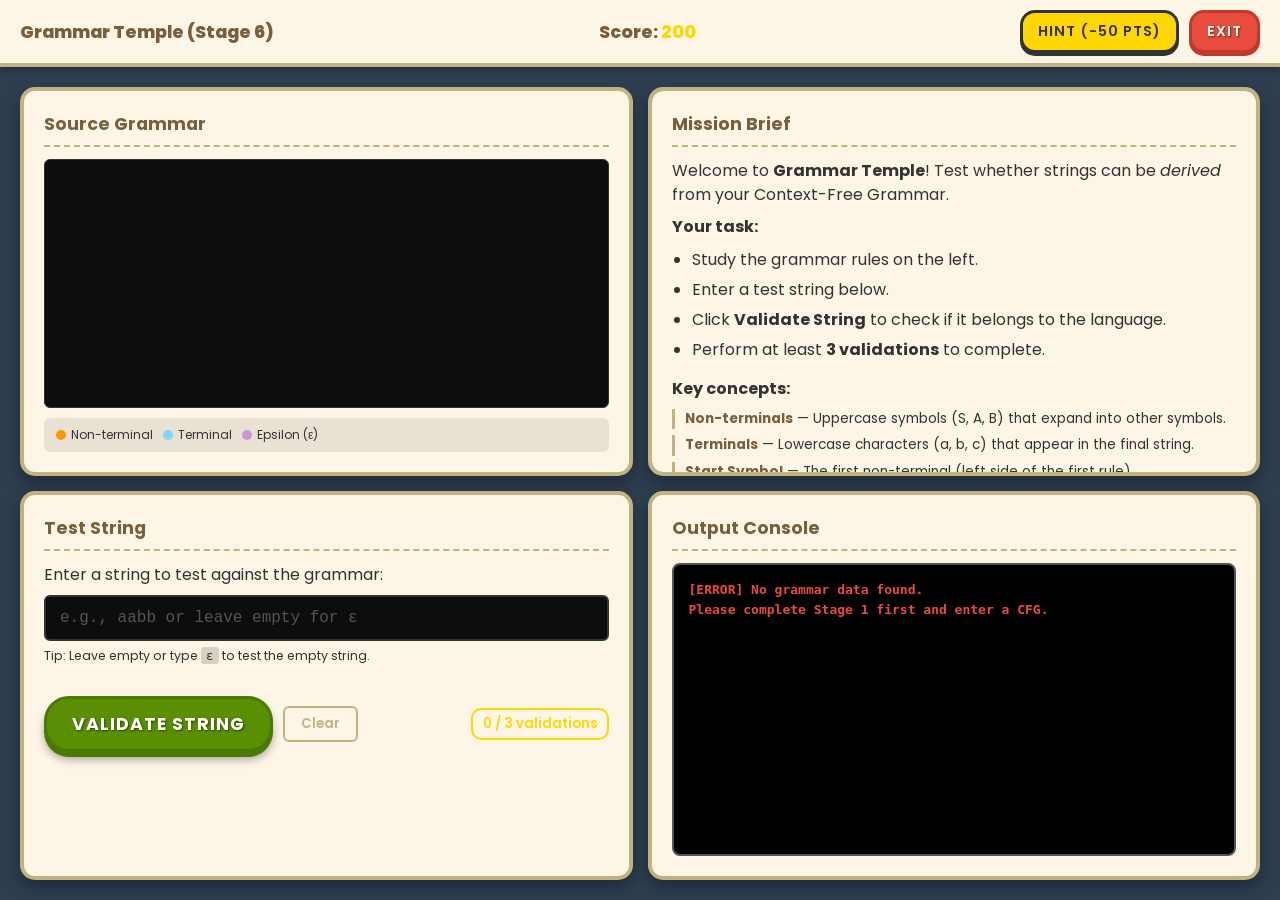
<file: pages/levels/stage6.html>
<!DOCTYPE html>
<html lang="en">
<head>
    <meta charset="UTF-8">
    <meta name="viewport" content="width=device-width, initial-scale=1.0">
    <title>Compile-IT | Grammar Temple</title>
    <link href="https://fonts.googleapis.com/css2?family=Poppins:wght@400;600;800&display=swap" rel="stylesheet">
    <link rel="stylesheet" href="../../css/base.css">
    <link rel="stylesheet" href="../../css/layout.css">
    <link rel="stylesheet" href="../../css/components.css">
    <link rel="stylesheet" href="../../css/animations.css">
    <style>
        /* ===== SOURCE GRAMMAR DISPLAY ===== */
        .grammar-display {
            background: #0d0d0d;
            color: #a5d6a7;
            font-family: 'Courier New', monospace;
            font-size: 0.92rem;
            padding: 14px 16px;
            border-radius: 6px;
            border: 1px solid #333;
            white-space: pre-wrap;
            line-height: 1.85;
            flex: 1;
            overflow-y: auto;
        }

        .grammar-display .production-line {
            padding: 2px 0;
        }

        .grammar-display .non-terminal {
            color: #ff9800;
            font-weight: 700;
        }

        .grammar-display .arrow {
            color: #78909c;
            margin: 0 4px;
        }

        .grammar-display .terminal-sym {
            color: #81d4fa;
        }

        .grammar-display .pipe {
            color: #ef5350;
            font-weight: 700;
            margin: 0 3px;
        }

        .grammar-display .epsilon {
            color: #ce93d8;
            font-style: italic;
        }

        /* ===== GRAMMAR LEGEND ===== */
        .grammar-legend {
            display: flex;
            flex-wrap: wrap;
            gap: 10px;
            margin-top: 10px;
            padding: 8px 12px;
            background: rgba(0,0,0,0.08);
            border-radius: 6px;
            flex-shrink: 0;
        }

        .legend-entry {
            display: flex;
            align-items: center;
            gap: 5px;
            font-size: 0.75rem;
            color: var(--text-dark);
        }

        .legend-dot {
            width: 10px;
            height: 10px;
            border-radius: 50%;
            display: inline-block;
        }

        .legend-dot.nt  { background: #ff9800; }
        .legend-dot.t   { background: #81d4fa; }
        .legend-dot.eps { background: #ce93d8; }

        /* ===== STRING INPUT ===== */
        .string-input {
            width: 100%;
            background: #0d0d0d;
            color: #81d4fa;
            font-family: 'Courier New', monospace;
            font-size: 1rem;
            padding: 12px 14px;
            border: 2px solid #333;
            border-radius: 6px;
            outline: none;
            transition: border-color 0.2s;
        }

        .string-input:focus {
            border-color: var(--score-color);
            box-shadow: 0 0 10px rgba(255, 215, 0, 0.25);
        }

        .string-input::placeholder {
            color: #555;
        }

        /* ===== INPUT CONTROLS ===== */
        .input-controls {
            display: flex;
            align-items: center;
            gap: 10px;
            margin-top: 12px;
            flex-wrap: wrap;
            flex-shrink: 0;
        }

        .btn-clear {
            background: transparent;
            border: 2px solid var(--border-color);
            color: var(--border-color);
            padding: 6px 16px;
            border-radius: 6px;
            cursor: pointer;
            font-size: 0.82rem;
            font-family: var(--font-main);
            font-weight: 600;
            transition: all 0.2s;
        }

        .btn-clear:hover {
            background: var(--border-color);
            color: #fff;
        }

        .validation-counter {
            font-size: 0.82rem;
            color: var(--score-color);
            font-weight: 600;
            padding: 4px 10px;
            border: 2px solid var(--score-color);
            border-radius: 10px;
            margin-left: auto;
        }

        /* ===== RESULT ENTRIES IN CONSOLE ===== */
        .result-entry {
            padding: 6px 0;
            border-bottom: 1px solid #333;
            font-size: 0.88rem;
            line-height: 1.5;
        }

        .result-entry:last-child {
            border-bottom: none;
        }

        .result-entry .result-string {
            font-family: 'Courier New', monospace;
            font-weight: 700;
        }

        .result-entry .result-accepted {
            color: #66bb6a;
            font-weight: 700;
        }

        .result-entry .result-rejected {
            color: #ef5350;
            font-weight: 700;
        }

        .result-entry .result-reason {
            color: #999;
            font-size: 0.8rem;
            display: block;
            margin-top: 2px;
        }

        /* ===== DERIVATION CHAIN ===== */
        .derivation-chain {
            font-family: 'Courier New', monospace;
            color: #a5d6a7;
            background: #111;
            padding: 8px 12px;
            border-radius: 4px;
            margin-top: 4px;
            font-size: 0.82rem;
            border-left: 3px solid #5a8e03;
            line-height: 1.6;
            word-break: break-all;
        }

        /* ===== COMPLETE BAR ===== */
        .complete-bar {
            display: none;
            margin-top: 10px;
            flex-shrink: 0;
        }

        .complete-bar.visible {
            display: flex;
        }

        /* ===== MISSION BRIEF STYLING ===== */
        .mission-note {
            font-size: 0.82rem;
            color: #999;
            margin-top: 8px;
            font-style: italic;
        }

        .term-def {
            margin-bottom: 6px;
            padding-left: 10px;
            border-left: 3px solid var(--border-color);
            font-size: 0.85rem;
            line-height: 1.5;
        }

        .term-def strong {
            color: var(--btn-color);
        }

        /* ===== EPSILON INPUT HELPER ===== */
        .epsilon-hint {
            font-size: 0.78rem;
            color: #888;
            margin-top: 6px;
        }

        .epsilon-hint code {
            background: rgba(0,0,0,0.15);
            padding: 1px 5px;
            border-radius: 3px;
            font-size: 0.78rem;
        }
    </style>
</head>
<body>
    <!-- TOP HUD -->
    <div id="top-bar">
        <div class="level-display">Grammar Temple (Stage 6)</div>
        <div class="score-display">Score: <span id="player-score"></span></div>
        <div class="hud-right">
            <button id="btn-hint" class="btn btn-hint">Hint (-50 pts)</button>
            <button id="btn-exit" class="btn btn-exit">Exit</button>
        </div>
    </div>

    <!-- 4-PANEL GAME BOARD -->
    <div class="game-board">

        <!-- Panel 1: Source Grammar (Top Left) -->
        <div class="panel" id="panel-grammar">
            <h3>Source Grammar</h3>
            <div class="grammar-display" id="grammar-display">
                <!-- Grammar productions rendered by JS -->
            </div>
            <div class="grammar-legend">
                <div class="legend-entry"><span class="legend-dot nt"></span> Non-terminal</div>
                <div class="legend-entry"><span class="legend-dot t"></span> Terminal</div>
                <div class="legend-entry"><span class="legend-dot eps"></span> Epsilon (ε)</div>
            </div>
        </div>

        <!-- Panel 2: Mission Brief (Top Right) -->
        <div class="panel" id="panel-mission">
            <h3>Mission Brief</h3>
            <p>Welcome to <strong>Grammar Temple</strong>! Test whether strings can be <em>derived</em> from your Context-Free Grammar.</p>
            <p><strong>Your task:</strong></p>
            <ul>
                <li>Study the grammar rules on the left.</li>
                <li>Enter a test string below.</li>
                <li>Click <strong>Validate String</strong> to check if it belongs to the language.</li>
                <li>Perform at least <strong>3 validations</strong> to complete.</li>
            </ul>
            <p style="margin-top: 10px;"><strong>Key concepts:</strong></p>
            <div class="term-def"><strong>Non-terminals</strong> — Uppercase symbols (S, A, B) that expand into other symbols.</div>
            <div class="term-def"><strong>Terminals</strong> — Lowercase characters (a, b, c) that appear in the final string.</div>
            <div class="term-def"><strong>Start Symbol</strong> — The first non-terminal (left side of the first rule).</div>
            <div class="term-def"><strong>ε (epsilon)</strong> — Represents the empty string.</div>
            <p class="mission-note">Valid strings can be produced by repeatedly applying grammar rules starting from the start symbol.</p>
        </div>

        <!-- Panel 3: User Input (Bottom Left) -->
        <div class="panel" id="panel-input">
            <h3>Test String</h3>
            <p>Enter a string to test against the grammar:</p>
            <input type="text" class="string-input" id="string-input" placeholder='e.g., aabb or leave empty for ε' spellcheck="false" autocomplete="off">
            <p class="epsilon-hint">Tip: Leave empty or type <code>ε</code> to test the empty string.</p>
            <div class="input-controls">
                <button id="btn-validate" class="btn btn-verify">Validate String</button>
                <button id="btn-clear" class="btn-clear">Clear</button>
                <span id="validation-counter" class="validation-counter">0 / 3 validations</span>
            </div>
            <div class="complete-bar" id="complete-bar">
                <button id="btn-complete" class="btn btn-verify">Complete & Continue →</button>
            </div>
        </div>

        <!-- Panel 4: Output Console (Bottom Right) -->
        <div class="panel" id="panel-output">
            <h3>Output Console</h3>
            <div id="output-msg" class="console-box">System ready. Enter a string and click "Validate String" to test derivation...</div>
        </div>

    </div>

    <script type="module" src="../../js/levels/stage6_main.js"></script>
</body>
</html>
</file>
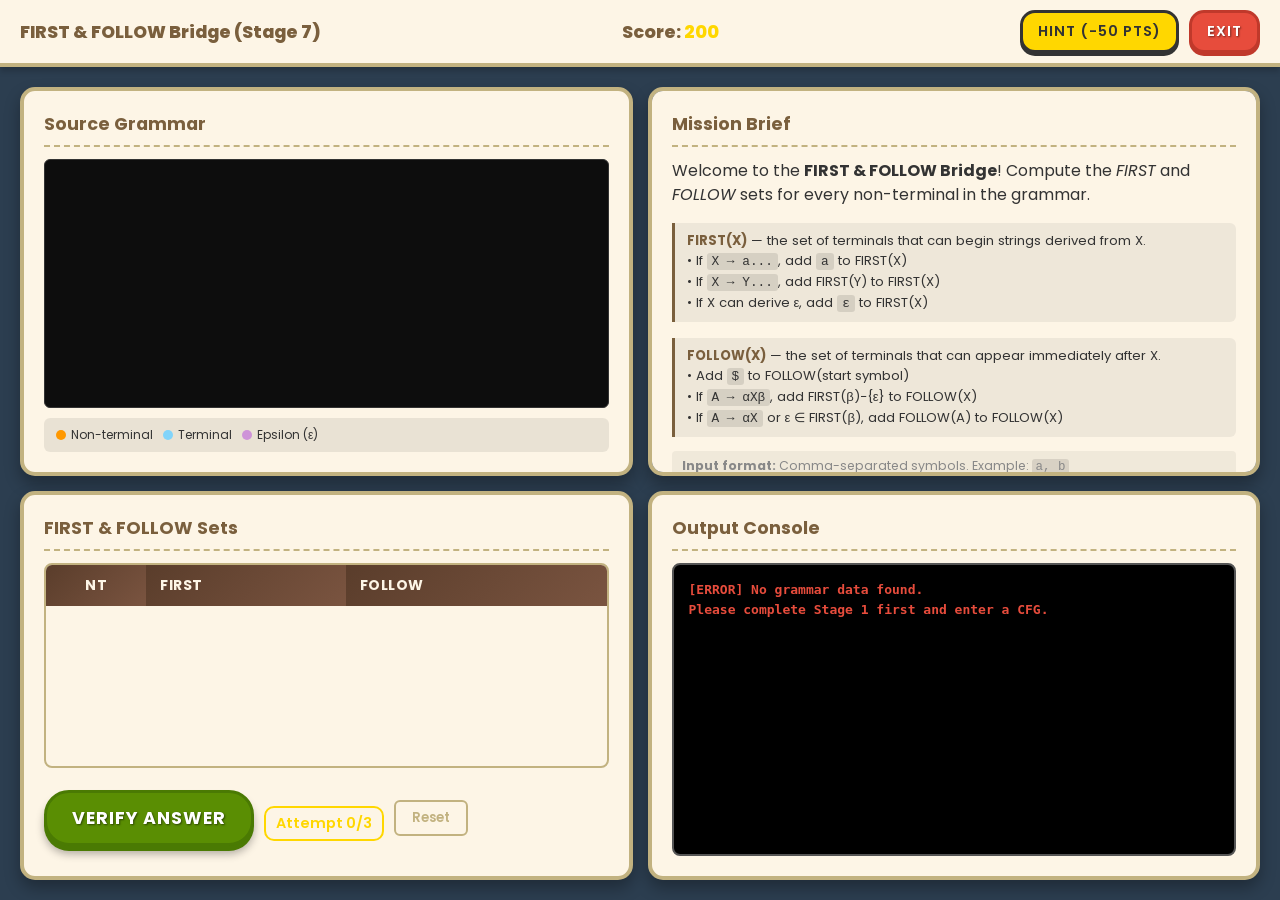
<file: pages/levels/stage7.html>
<!DOCTYPE html>
<html lang="en">
<head>
    <meta charset="UTF-8">
    <meta name="viewport" content="width=device-width, initial-scale=1.0">
    <title>Compile-IT | FIRST & FOLLOW Bridge</title>
    <link href="https://fonts.googleapis.com/css2?family=Poppins:wght@400;600;800&display=swap" rel="stylesheet">
    <link rel="stylesheet" href="../../css/base.css">
    <link rel="stylesheet" href="../../css/layout.css">
    <link rel="stylesheet" href="../../css/components.css">
    <link rel="stylesheet" href="../../css/animations.css">
    <style>
        /* ===== SOURCE GRAMMAR DISPLAY (reuse from Stage 6) ===== */
        .grammar-display {
            background: #0d0d0d;
            color: #a5d6a7;
            font-family: 'Courier New', monospace;
            font-size: 0.92rem;
            padding: 14px 16px;
            border-radius: 6px;
            border: 1px solid #333;
            white-space: pre-wrap;
            line-height: 1.85;
            flex: 1;
            overflow-y: auto;
        }

        .grammar-display .production-line {
            padding: 2px 0;
        }

        .grammar-display .non-terminal {
            color: #ff9800;
            font-weight: 700;
        }

        .grammar-display .arrow {
            color: #78909c;
            margin: 0 4px;
        }

        .grammar-display .terminal-sym {
            color: #81d4fa;
        }

        .grammar-display .pipe {
            color: #ef5350;
            font-weight: 700;
            margin: 0 3px;
        }

        .grammar-display .epsilon {
            color: #ce93d8;
            font-style: italic;
        }

        /* ===== GRAMMAR LEGEND ===== */
        .grammar-legend {
            display: flex;
            flex-wrap: wrap;
            gap: 10px;
            margin-top: 10px;
            padding: 8px 12px;
            background: rgba(0,0,0,0.08);
            border-radius: 6px;
            flex-shrink: 0;
        }

        .legend-entry {
            display: flex;
            align-items: center;
            gap: 5px;
            font-size: 0.75rem;
            color: var(--text-dark);
        }

        .legend-dot {
            width: 10px;
            height: 10px;
            border-radius: 50%;
            display: inline-block;
        }

        .legend-dot.nt  { background: #ff9800; }
        .legend-dot.t   { background: #81d4fa; }
        .legend-dot.eps { background: #ce93d8; }

        /* ===== FIRST/FOLLOW TABLE ===== */
        .ff-table-wrapper {
            flex: 1;
            overflow-y: auto;
            border-radius: 8px;
            border: 2px solid var(--border-color);
        }

        .ff-table {
            width: 100%;
            border-collapse: collapse;
            font-family: var(--font-main);
        }

        .ff-table thead th {
            background: linear-gradient(135deg, #5a3d2b 0%, #7a5440 100%);
            color: #fdf5e6;
            padding: 10px 14px;
            font-size: 0.88rem;
            font-weight: 700;
            text-align: left;
            letter-spacing: 0.5px;
            position: sticky;
            top: 0;
            z-index: 2;
        }

        .ff-table thead th:first-child {
            width: 100px;
            text-align: center;
        }

        .ff-table tbody tr {
            transition: background-color 0.2s;
        }

        .ff-table tbody tr:nth-child(even) {
            background: rgba(0,0,0,0.03);
        }

        .ff-table tbody tr:hover {
            background: rgba(122,95,61,0.08);
        }

        .ff-table td {
            padding: 6px 10px;
            border-bottom: 1px solid var(--border-color);
            vertical-align: middle;
        }

        /* Non-terminal label cell */
        .ff-label {
            font-family: 'Courier New', monospace;
            font-size: 1.05rem;
            font-weight: 800;
            color: #ff9800;
            text-align: center;
            background: rgba(255,152,0,0.08);
            min-width: 60px;
        }

        /* Input fields within table */
        .ff-input {
            width: 100%;
            background: #0d0d0d;
            color: #81d4fa;
            font-family: 'Courier New', monospace;
            font-size: 0.9rem;
            padding: 8px 10px;
            border: 2px solid #444;
            border-radius: 5px;
            outline: none;
            transition: border-color 0.2s, box-shadow 0.2s;
        }

        .ff-input:focus {
            border-color: var(--score-color);
            box-shadow: 0 0 8px rgba(255, 215, 0, 0.2);
        }

        .ff-input::placeholder {
            color: #555;
            font-size: 0.8rem;
        }

        /* Validation feedback on cells */
        .ff-input.correct {
            border-color: #5a8e03;
            background: #0d1a0d;
            box-shadow: 0 0 6px rgba(90,142,3,0.3);
        }

        .ff-input.wrong {
            border-color: #e74c3c;
            background: #1a0d0d;
            box-shadow: 0 0 6px rgba(231,76,60,0.3);
        }

        /* ===== INPUT CONTROLS ===== */
        .input-controls {
            display: flex;
            align-items: center;
            gap: 10px;
            margin-top: 12px;
            flex-wrap: wrap;
            flex-shrink: 0;
        }

        .btn-reset {
            background: transparent;
            border: 2px solid var(--border-color);
            color: var(--border-color);
            padding: 6px 16px;
            border-radius: 6px;
            cursor: pointer;
            font-size: 0.82rem;
            font-family: var(--font-main);
            font-weight: 600;
            transition: all 0.2s;
        }

        .btn-reset:hover {
            background: var(--border-color);
            color: #fff;
        }

        /* ===== MISSION BRIEF RULES ===== */
        .rule-block {
            background: rgba(0,0,0,0.06);
            border-left: 3px solid var(--btn-color);
            padding: 8px 12px;
            margin: 8px 0;
            border-radius: 0 6px 6px 0;
            font-size: 0.82rem;
            line-height: 1.55;
        }

        .rule-block strong {
            color: var(--btn-color);
        }

        .rule-block code {
            background: rgba(0,0,0,0.1);
            padding: 1px 5px;
            border-radius: 3px;
            font-size: 0.8rem;
            font-family: 'Courier New', monospace;
        }

        /* ===== FORMAT HINT ===== */
        .format-hint {
            font-size: 0.78rem;
            color: #888;
            margin-top: 6px;
            padding: 6px 10px;
            background: rgba(0,0,0,0.05);
            border-radius: 4px;
        }

        .format-hint code {
            background: rgba(0,0,0,0.1);
            padding: 1px 4px;
            border-radius: 3px;
            font-family: 'Courier New', monospace;
        }

        /* ===== RESULT DISPLAY IN CONSOLE ===== */
        .ff-result-row {
            padding: 6px 0;
            border-bottom: 1px solid #333;
            font-size: 0.85rem;
            line-height: 1.5;
        }

        .ff-result-row:last-child {
            border-bottom: none;
        }

        .ff-result-nt {
            font-family: 'Courier New', monospace;
            font-weight: 700;
            color: #ff9800;
        }

        .ff-result-correct {
            color: #66bb6a;
        }

        .ff-result-wrong {
            color: #ef5350;
        }

        .ff-set-display {
            font-family: 'Courier New', monospace;
            color: #a5d6a7;
            background: #111;
            padding: 4px 8px;
            border-radius: 3px;
            display: inline-block;
            margin-top: 2px;
            font-size: 0.82rem;
        }
    </style>
</head>
<body>
    <!-- TOP HUD -->
    <div id="top-bar">
        <div class="level-display">FIRST & FOLLOW Bridge (Stage 7)</div>
        <div class="score-display">Score: <span id="player-score"></span></div>
        <div class="hud-right">
            <button id="btn-hint" class="btn btn-hint">Hint (-50 pts)</button>
            <button id="btn-exit" class="btn btn-exit">Exit</button>
        </div>
    </div>

    <!-- 4-PANEL GAME BOARD -->
    <div class="game-board">

        <!-- Panel 1: Source Grammar (Top Left) -->
        <div class="panel" id="panel-grammar">
            <h3>Source Grammar</h3>
            <div class="grammar-display" id="grammar-display">
                <!-- Grammar productions rendered by JS -->
            </div>
            <div class="grammar-legend">
                <div class="legend-entry"><span class="legend-dot nt"></span> Non-terminal</div>
                <div class="legend-entry"><span class="legend-dot t"></span> Terminal</div>
                <div class="legend-entry"><span class="legend-dot eps"></span> Epsilon (ε)</div>
            </div>
        </div>

        <!-- Panel 2: Mission Brief (Top Right) -->
        <div class="panel" id="panel-mission">
            <h3>Mission Brief</h3>
            <p>Welcome to the <strong>FIRST & FOLLOW Bridge</strong>! Compute the <em>FIRST</em> and <em>FOLLOW</em> sets for every non-terminal in the grammar.</p>

            <div class="rule-block">
                <strong>FIRST(X)</strong> — the set of terminals that can begin strings derived from X.<br>
                • If <code>X → a...</code>, add <code>a</code> to FIRST(X)<br>
                • If <code>X → Y...</code>, add FIRST(Y) to FIRST(X)<br>
                • If X can derive ε, add <code>ε</code> to FIRST(X)
            </div>

            <div class="rule-block">
                <strong>FOLLOW(X)</strong> — the set of terminals that can appear immediately after X.<br>
                • Add <code>$</code> to FOLLOW(start symbol)<br>
                • If <code>A → αXβ</code>, add FIRST(β)−{ε} to FOLLOW(X)<br>
                • If <code>A → αX</code> or ε ∈ FIRST(β), add FOLLOW(A) to FOLLOW(X)
            </div>

            <div class="format-hint">
                <strong>Input format:</strong> Comma-separated symbols. Example: <code>a, b</code><br>
                Use <code>ε</code> for epsilon and <code>$</code> for end-of-input.
            </div>

            <p style="margin-top: 10px; color: var(--error-color); font-weight: 600;">
                You have 3 attempts. After 3 failures, the correct answers will be shown.
            </p>
        </div>

        <!-- Panel 3: User Input (Bottom Left) -->
        <div class="panel" id="panel-input">
            <h3>FIRST & FOLLOW Sets</h3>
            <div class="ff-table-wrapper">
                <table class="ff-table" id="ff-table">
                    <thead>
                        <tr>
                            <th>NT</th>
                            <th>FIRST</th>
                            <th>FOLLOW</th>
                        </tr>
                    </thead>
                    <tbody id="ff-table-body">
                        <!-- Rows generated dynamically by JS -->
                    </tbody>
                </table>
            </div>
            <div class="input-controls">
                <button id="btn-verify" class="btn btn-verify">Verify Answer</button>
                <span id="attempt-display" class="attempt-counter">Attempt 0/3</span>
                <button id="btn-reset" class="btn-reset">Reset</button>
            </div>
        </div>

        <!-- Panel 4: Output Console (Bottom Right) -->
        <div class="panel" id="panel-output">
            <h3>Output Console</h3>
            <div id="output-msg" class="console-box">System ready. Fill in FIRST and FOLLOW sets, then click "Verify Answer"...</div>
        </div>

    </div>

    <script type="module" src="../../js/levels/stage7_main.js"></script>
</body>
</html>
</file>
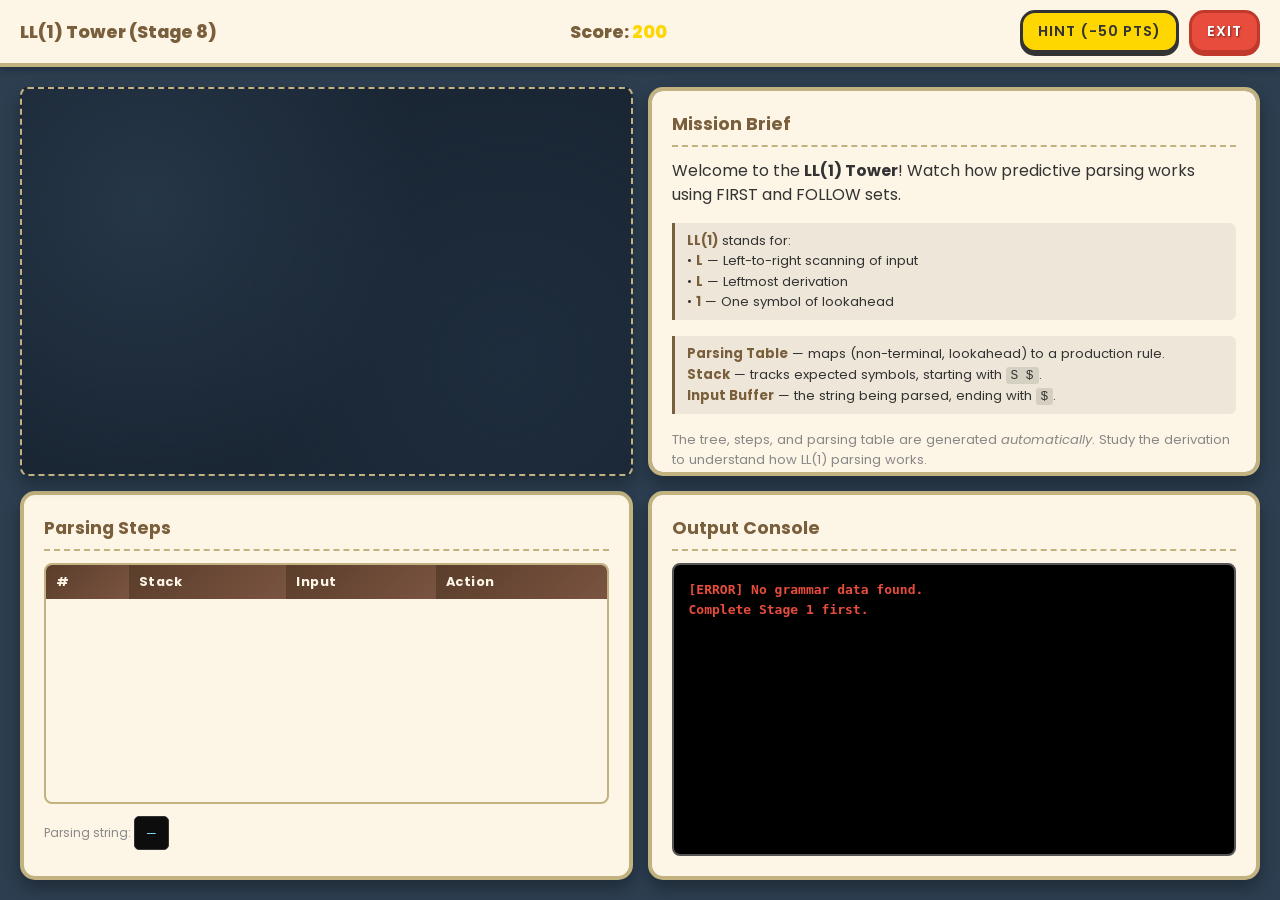
<file: pages/levels/stage8.html>
<!DOCTYPE html>
<html lang="en">
<head>
    <meta charset="UTF-8">
    <meta name="viewport" content="width=device-width, initial-scale=1.0">
    <title>Compile-IT | LL(1) Tower</title>
    <link href="https://fonts.googleapis.com/css2?family=Poppins:wght@400;600;800&display=swap" rel="stylesheet">
    <link rel="stylesheet" href="../../css/base.css">
    <link rel="stylesheet" href="../../css/layout.css">
    <link rel="stylesheet" href="../../css/components.css">
    <link rel="stylesheet" href="../../css/animations.css">
    <style>
        /* ===== TREE CANVAS PANEL ===== */
        .tree-panel {
            overflow: auto;
            position: relative;
            background:
                radial-gradient(circle at 20% 30%, rgba(45,65,85,0.6) 0%, transparent 50%),
                radial-gradient(circle at 80% 70%, rgba(35,55,75,0.4) 0%, transparent 50%),
                #1a2634;
            border-radius: 8px;
            border: 2px dashed var(--border-color);
        }

        .tree-canvas {
            position: relative;
            min-width: 100%;
            min-height: 100%;
            padding: 30px;
        }

        /* ===== TREE NODES ===== */
        .tree-node {
            position: absolute;
            border-radius: 8px;
            text-align: center;
            cursor: default;
            transition: all 0.25s ease;
            z-index: 2;
            box-shadow: 0 3px 10px rgba(0,0,0,0.35);
            display: flex;
            flex-direction: column;
            align-items: center;
            justify-content: center;
            user-select: none;
        }

        .tree-node:hover {
            transform: translateY(-2px);
            box-shadow: 0 6px 18px rgba(0,0,0,0.5);
            z-index: 10;
        }

        /* Non-terminal nodes */
        .tree-node.non-terminal {
            background: linear-gradient(135deg, #5a3d2b 0%, #7a5440 100%);
            border: 2px solid #a07050;
            color: #fdf5e6;
            padding: 6px 12px;
            min-width: 50px;
        }

        .tree-node.non-terminal .node-label {
            font-weight: 800;
            font-size: 0.82rem;
            letter-spacing: 0.5px;
        }

        .tree-node.non-terminal:hover {
            border-color: #d4a76a;
            box-shadow: 0 6px 18px rgba(212,167,106,0.3);
        }

        /* Terminal nodes */
        .tree-node.terminal {
            background: linear-gradient(135deg, #d4a76a 0%, #c49555 100%);
            border: 2px solid #b8863f;
            color: #2c1a0e;
            padding: 5px 10px;
            min-width: 40px;
        }

        .tree-node.terminal .node-label {
            font-family: 'Courier New', monospace;
            font-weight: 800;
            font-size: 0.88rem;
            color: #2c1a0e;
        }

        .tree-node.terminal:hover {
            border-color: #7a5f3d;
            box-shadow: 0 6px 18px rgba(122,95,61,0.4);
        }

        /* Epsilon nodes */
        .tree-node.epsilon-node {
            background: linear-gradient(135deg, #7b1fa2 0%, #9c27b0 100%);
            border: 2px solid #ce93d8;
            color: #fff;
            font-style: italic;
        }

        /* ===== SVG CONNECTOR LINES ===== */
        .tree-svg {
            position: absolute;
            top: 0; left: 0;
            pointer-events: none;
            z-index: 1;
        }

        .tree-svg path {
            fill: none;
            stroke: #5a7a99;
            stroke-width: 2;
            opacity: 0.7;
        }

        /* ===== PARSING STEPS TABLE ===== */
        .steps-wrapper {
            flex: 1;
            overflow-y: auto;
            border-radius: 8px;
            border: 2px solid var(--border-color);
        }

        .steps-table {
            width: 100%;
            border-collapse: collapse;
            font-family: 'Courier New', monospace;
            font-size: 0.82rem;
        }

        .steps-table thead th {
            background: linear-gradient(135deg, #5a3d2b 0%, #7a5440 100%);
            color: #fdf5e6;
            padding: 8px 10px;
            font-size: 0.8rem;
            font-weight: 700;
            text-align: left;
            letter-spacing: 0.5px;
            position: sticky;
            top: 0;
            z-index: 2;
            font-family: var(--font-main);
        }

        .steps-table tbody tr {
            transition: background-color 0.2s;
        }

        .steps-table tbody tr:nth-child(even) {
            background: rgba(0,0,0,0.03);
        }

        .steps-table tbody tr:hover {
            background: rgba(122,95,61,0.1);
        }

        .steps-table td {
            padding: 5px 8px;
            border-bottom: 1px solid var(--border-color);
            vertical-align: middle;
            white-space: nowrap;
        }

        .steps-table td:first-child {
            text-align: center;
            width: 40px;
            font-weight: 700;
            color: var(--btn-color);
        }

        /* Action column colors */
        .action-production { color: #81d4fa; font-weight: 700; }
        .action-match      { color: #66bb6a; font-weight: 700; }
        .action-accept     { color: #66bb6a; font-weight: 700; }
        .action-error      { color: #ef5350; font-weight: 700; }

        /* ===== LL(1) TABLE IN CONSOLE ===== */
        .ll1-table {
            width: 100%;
            border-collapse: collapse;
            font-family: 'Courier New', monospace;
            font-size: 0.8rem;
            margin: 8px 0;
        }

        .ll1-table th {
            background: #333;
            color: #81d4fa;
            padding: 6px 8px;
            text-align: center;
            font-weight: 700;
            border: 1px solid #555;
        }

        .ll1-table th:first-child {
            color: #ff9800;
        }

        .ll1-table td {
            padding: 5px 8px;
            text-align: center;
            border: 1px solid #444;
            color: #a5d6a7;
        }

        .ll1-table td:first-child {
            font-weight: 700;
            color: #ff9800;
            background: rgba(255,152,0,0.08);
        }

        .ll1-table td.empty-cell {
            color: #555;
        }

        .ll1-table td.conflict-cell {
            color: #ef5350;
            background: rgba(231,76,60,0.1);
            font-weight: 700;
        }

        /* ===== MISSION BRIEF EXTRAS ===== */
        .rule-block {
            background: rgba(0,0,0,0.06);
            border-left: 3px solid var(--btn-color);
            padding: 8px 12px;
            margin: 8px 0;
            border-radius: 0 6px 6px 0;
            font-size: 0.82rem;
            line-height: 1.55;
        }

        .rule-block strong {
            color: var(--btn-color);
        }

        .rule-block code {
            background: rgba(0,0,0,0.1);
            padding: 1px 5px;
            border-radius: 3px;
            font-size: 0.8rem;
            font-family: 'Courier New', monospace;
        }

        /* ===== COMPLETE BAR ===== */
        .complete-bar {
            margin-top: 10px;
            flex-shrink: 0;
        }

        /* ===== DIAGNOSTIC NOTICE ===== */
        .diagnostic-notice {
            background: rgba(231,76,60,0.1);
            border: 1px solid #ef5350;
            border-radius: 6px;
            padding: 8px 12px;
            margin-bottom: 10px;
            font-size: 0.82rem;
            color: #ef9a9a;
        }

        .diagnostic-notice strong {
            color: #ef5350;
        }

        .fallback-notice {
            background: rgba(255,152,0,0.1);
            border: 1px solid #ff9800;
            border-radius: 6px;
            padding: 8px 12px;
            margin-bottom: 10px;
            font-size: 0.82rem;
            color: #ffe0b2;
        }

        .fallback-notice strong {
            color: #ff9800;
        }

        /* ===== INPUT STRING DISPLAY ===== */
        .input-string-display {
            font-family: 'Courier New', monospace;
            background: #0d0d0d;
            color: #81d4fa;
            padding: 8px 12px;
            border-radius: 5px;
            border: 1px solid #333;
            font-size: 0.9rem;
            margin: 6px 0;
            display: inline-block;
        }
    </style>
</head>
<body>
    <!-- TOP HUD -->
    <div id="top-bar">
        <div class="level-display">LL(1) Tower (Stage 8)</div>
        <div class="score-display">Score: <span id="player-score"></span></div>
        <div class="hud-right">
            <button id="btn-hint" class="btn btn-hint">Hint (-50 pts)</button>
            <button id="btn-exit" class="btn btn-exit">Exit</button>
        </div>
    </div>

    <!-- 4-PANEL GAME BOARD -->
    <div class="game-board">

        <!-- Panel 1: Parse Tree Visualization (Top Left) -->
        <div class="panel tree-panel" id="panel-tree">
            <div class="tree-canvas" id="tree-canvas">
                <svg class="tree-svg" id="tree-svg"></svg>
                <!-- Tree nodes rendered by JS -->
            </div>
        </div>

        <!-- Panel 2: Mission Brief (Top Right) -->
        <div class="panel" id="panel-mission">
            <h3>Mission Brief</h3>
            <p>Welcome to the <strong>LL(1) Tower</strong>! Watch how predictive parsing works using FIRST and FOLLOW sets.</p>

            <div class="rule-block">
                <strong>LL(1)</strong> stands for:<br>
                • <strong>L</strong> — Left-to-right scanning of input<br>
                • <strong>L</strong> — Leftmost derivation<br>
                • <strong>1</strong> — One symbol of lookahead
            </div>

            <div class="rule-block">
                <strong>Parsing Table</strong> — maps (non-terminal, lookahead) to a production rule.<br>
                <strong>Stack</strong> — tracks expected symbols, starting with <code>S $</code>.<br>
                <strong>Input Buffer</strong> — the string being parsed, ending with <code>$</code>.
            </div>

            <p style="font-size:0.82rem;color:#888;margin-top:8px;">
                The tree, steps, and parsing table are generated <em>automatically</em>. Study the derivation to understand how LL(1) parsing works.
            </p>

            <div class="complete-bar" id="complete-bar">
                <button id="btn-complete" class="btn btn-verify">Complete & Continue →</button>
            </div>
        </div>

        <!-- Panel 3: Parsing Steps / Stack View (Bottom Left) -->
        <div class="panel" id="panel-steps">
            <h3>Parsing Steps</h3>
            <div class="steps-wrapper" id="steps-wrapper">
                <table class="steps-table" id="steps-table">
                    <thead>
                        <tr>
                            <th>#</th>
                            <th>Stack</th>
                            <th>Input</th>
                            <th>Action</th>
                        </tr>
                    </thead>
                    <tbody id="steps-body">
                        <!-- Steps rendered by JS -->
                    </tbody>
                </table>
            </div>
            <div style="margin-top:6px;font-size:0.75rem;color:#888;" id="parse-input-label">
                Parsing string: <span class="input-string-display" id="parsed-string">—</span>
            </div>
        </div>

        <!-- Panel 4: Output Console (Bottom Right) -->
        <div class="panel" id="panel-output">
            <h3>Output Console</h3>
            <div id="output-msg" class="console-box">Initializing LL(1) parsing engine...</div>
        </div>

    </div>

    <script type="module" src="../../js/levels/stage8_main.js"></script>
</body>
</html>
</file>
<file: css/base.css>
/* base.css — Design Tokens & Reset */
:root {
    --bg-color: #2c3e50;
    --panel-bg: #fdf5e6;
    --btn-color: #7a5f3d;
    --border-color: #c2b280;
    --correct-color: #5a8e03;
    --error-color: #e74c3c;
    --score-color: #ffd700;
    --success-color: #5a8e03;
    --map-grass: #6aa84f;
    --locked: #8b8b8b;
    --unlocked: #7a5f3d;
    --text-dark: #333;
    --text-light: #fff;
    --font-main: 'Poppins', sans-serif;
}

* {
    box-sizing: border-box;
    margin: 0;
    padding: 0;
}

body {
    background-color: var(--bg-color);
    font-family: var(--font-main);
    color: var(--text-dark);
    height: 100vh;
    overflow: hidden;
    display: flex;
    flex-direction: column;
}

h1, h2, h3, h4, h5, h6 {
    font-family: var(--font-main);
}

a {
    text-decoration: none;
    color: inherit;
}

ul, ol {
    padding-left: 20px;
}

li {
    margin-bottom: 5px;
}
</file>
<file: css/layout.css>
/* layout.css — Top HUD & 4-Panel Game Board */

/* ===== TOP HUD BAR ===== */
#top-bar {
    display: flex;
    justify-content: space-between;
    align-items: center;
    background-color: var(--panel-bg);
    padding: 10px 20px;
    font-weight: 800;
    color: var(--bg-color);
    box-shadow: 0 4px 6px rgba(0,0,0,0.2);
    border-bottom: 4px solid var(--border-color);
    z-index: 100;
    gap: 15px;
    flex-shrink: 0;
}

#top-bar.hidden {
    display: none;
}

.level-display {
    font-size: 1.1rem;
    color: var(--btn-color);
    white-space: nowrap;
}

.score-display {
    font-size: 1.1rem;
    color: var(--btn-color);
    white-space: nowrap;
}

.score-display span {
    color: var(--score-color);
    font-weight: 800;
}

.hud-right {
    display: flex;
    align-items: center;
    gap: 10px;
}

/* ===== MAIN CONTENT AREA ===== */
#app-root {
    flex: 1;
    position: relative;
    overflow-y: auto;
    display: flex;
    justify-content: center;
    align-items: center;
    background-image:
        radial-gradient(var(--border-color) 1px, transparent 1px);
    background-size: 40px 40px;
    background-color: var(--bg-color);
}

/* ===== VIEW CONTAINERS (Menu) ===== */
.view-container {
    width: 100%;
    height: 100%;
    display: flex;
    flex-direction: column;
    align-items: center;
    justify-content: center;
    padding: 20px;
}

/* ===== 4-PANEL GAME BOARD ===== */
.game-board {
    display: grid;
    grid-template-columns: 1fr 1fr;
    grid-template-rows: 1fr 1fr;
    gap: 15px;
    padding: 20px;
    flex: 1;
    overflow-y: auto;
    background-color: var(--bg-color);
    width: 100%;
    height: 100%;
}

/* Panel base */
.panel {
    background-color: var(--panel-bg);
    border: 4px solid var(--border-color);
    border-radius: 15px;
    padding: 20px;
    box-shadow: 0 8px 16px rgba(0,0,0,0.3);
    display: flex;
    flex-direction: column;
    overflow-y: auto;
}

.panel h3 {
    margin-bottom: 12px;
    color: var(--btn-color);
    border-bottom: 2px dashed var(--border-color);
    padding-bottom: 8px;
    font-size: 1.1rem;
}

.panel p {
    margin-bottom: 8px;
    line-height: 1.5;
    color: var(--text-dark);
}

/* Full-width panel (spans both columns) */
.panel-full {
    grid-column: 1 / -1;
}
</file>
<file: css/components.css>
/* components.css — Buttons, Cards, Panels, Inputs */

/* ===== PRIMARY BUTTON ===== */
.btn {
    background-color: var(--btn-color);
    color: var(--text-light);
    border: 4px solid var(--border-color);
    padding: 15px 30px;
    border-radius: 30px;
    font-size: 1.2rem;
    font-weight: 600;
    font-family: var(--font-main);
    cursor: pointer;
    box-shadow: 0 6px 0 var(--border-color), 0 10px 10px rgba(0,0,0,0.3);
    transition: transform 0.1s, box-shadow 0.1s;
    text-shadow: 1px 1px 2px rgba(0,0,0,0.5);
    margin: 10px;
    min-width: 250px;
    text-align: center;
    text-transform: uppercase;
    letter-spacing: 1px;
}

.btn:active {
    transform: translateY(6px);
    box-shadow: 0 0px 0 var(--border-color), 0 5px 5px rgba(0,0,0,0.3);
}

.btn:hover {
    filter: brightness(1.1);
}

/* Small button variant */
.btn-small {
    padding: 8px 15px;
    font-size: 0.9rem;
    min-width: auto;
    border-width: 3px;
    box-shadow: 0 4px 0 var(--border-color), 0 6px 6px rgba(0,0,0,0.3);
    margin: 0;
}

.btn-small:active {
    transform: translateY(4px);
    box-shadow: 0 0 0 var(--border-color);
}

/* ===== HINT BUTTON ===== */
.btn-hint {
    background-color: var(--score-color);
    color: var(--text-dark);
    border-color: var(--text-dark);
    padding: 8px 15px;
    font-size: 0.9rem;
    min-width: auto;
    text-shadow: none;
    border-radius: 15px;
    box-shadow: 0 3px 0 var(--text-dark);
    margin: 0;
    border-width: 3px;
}

.btn-hint:active {
    transform: translateY(3px);
    box-shadow: 0 0px 0 var(--text-dark);
}

/* ===== EXIT BUTTON ===== */
.btn-exit {
    background-color: var(--error-color);
    color: var(--text-light);
    border-color: #c0392b;
    padding: 8px 15px;
    font-size: 0.9rem;
    min-width: auto;
    border-radius: 15px;
    box-shadow: 0 3px 0 #c0392b;
    margin: 0;
    border-width: 3px;
}

.btn-exit:active {
    transform: translateY(3px);
    box-shadow: 0 0 0 #c0392b;
}

/* ===== VERIFY / SUBMIT BUTTON ===== */
.btn-verify {
    background-color: var(--success-color);
    color: var(--text-light);
    border-color: #4a7a03;
    padding: 12px 25px;
    font-size: 1.1rem;
    min-width: 200px;
    border-radius: 25px;
    box-shadow: 0 5px 0 #4a7a03, 0 8px 8px rgba(0,0,0,0.3);
    margin: 10px 0;
    border-width: 3px;
    text-transform: uppercase;
    letter-spacing: 1px;
    font-weight: 700;
}

.btn-verify:active {
    transform: translateY(5px);
    box-shadow: 0 0 0 #4a7a03;
}

.btn-verify:hover {
    filter: brightness(1.15);
}

/* ===== CARD ===== */
.card {
    background-color: var(--panel-bg);
    border: 4px solid var(--border-color);
    border-radius: 15px;
    padding: 30px;
    box-shadow: 0 8px 16px rgba(0,0,0,0.3);
}

/* ===== CODE BLOCK ===== */
.code-block {
    background: #1e1e1e;
    color: #00ff00;
    padding: 15px;
    border-radius: 8px;
    font-family: monospace;
    font-size: 1.05rem;
    overflow-x: auto;
    white-space: pre-wrap;
    line-height: 1.6;
    border: 2px solid #333;
}

/* ===== OUTPUT CONSOLE ===== */
.console-box {
    background: #000;
    color: #fff;
    padding: 15px;
    border-radius: 8px;
    font-family: monospace;
    min-height: 80px;
    white-space: pre-wrap;
    border: 2px solid #555;
    line-height: 1.5;
    flex: 1;
}

.success-msg {
    color: var(--correct-color);
    font-weight: bold;
}

.error-msg {
    color: var(--error-color);
    font-weight: bold;
}

/* ===== INPUT BOX (Textarea) ===== */
.input-box {
    width: 100%;
    background: #111;
    color: #0f0;
    font-family: monospace;
    font-size: 1rem;
    padding: 15px;
    border: 2px solid var(--btn-color);
    border-radius: 8px;
    outline: none;
    resize: vertical;
    line-height: 1.5;
}

.input-box:focus {
    border-color: var(--score-color);
    box-shadow: 0 0 10px rgba(255, 215, 0, 0.4);
}

/* ===== TOKEN BUTTONS ===== */
.token-grid {
    display: flex;
    flex-wrap: wrap;
    gap: 10px;
    margin-top: 10px;
}

.token-btn {
    background-color: #1e1e1e;
    border: 2px solid var(--btn-color);
    padding: 8px 14px;
    color: white;
    border-radius: 5px;
    cursor: pointer;
    font-family: monospace;
    font-size: 1rem;
    transition: all 0.2s;
}

.token-btn:hover {
    background-color: var(--btn-color);
    color: white;
}

.token-btn.identified {
    background-color: var(--success-color);
    border-color: var(--success-color);
    cursor: default;
}

/* ===== CLASSIFICATION BUTTONS ===== */
.classification-controls {
    display: none;
    flex-wrap: wrap;
    gap: 10px;
    margin-top: 15px;
    padding: 15px;
    background: rgba(0,0,0,0.3);
    border-radius: 8px;
    align-items: center;
}

.small-neon {
    background: transparent;
    border: 2px solid var(--btn-color);
    color: var(--btn-color);
    padding: 6px 12px;
    border-radius: 5px;
    cursor: pointer;
    font-family: var(--font-main);
    font-weight: 600;
    font-size: 0.85rem;
    transition: all 0.2s;
}

.small-neon:hover {
    background: var(--btn-color);
    color: white;
}

/* ===== ATTEMPT COUNTER ===== */
.attempt-counter {
    font-size: 0.9rem;
    color: var(--score-color);
    font-weight: 600;
    padding: 5px 10px;
    border: 2px solid var(--score-color);
    border-radius: 10px;
    display: inline-block;
    margin-top: 10px;
}

/* ===== TITLE TEXT (Menu) ===== */
.title-text {
    font-size: 4rem;
    color: var(--score-color);
    text-shadow: 3px 3px 0 var(--btn-color), 6px 6px 10px rgba(0,0,0,0.5);
    margin-bottom: 2rem;
    text-align: center;
    font-weight: 800;
    letter-spacing: 2px;
}

/* ===== MENU CARD ===== */
.menu-card {
    display: flex;
    flex-direction: column;
    align-items: center;
    gap: 15px;
    min-width: 400px;
    background-color: rgba(253, 245, 230, 0.95);
}

/* ===== MCQ OPTION BUTTONS ===== */
.option-btn {
    background-color: #05051A;
    color: #00f5ff;
    border: 2px solid #00f5ff;
    font-weight: bold;
    padding: 12px 20px;
    border-radius: 8px;
    cursor: pointer;
    font-family: var(--font-main);
    font-size: 1rem;
    transition: all 0.2s;
    width: 100%;
    text-align: left;
}

.option-btn:hover {
    background-color: #1a1a3a;
    box-shadow: 0 0 10px #00f5ff;
}
</file>
<file: css/animations.css>
/* animations.css — Shake, Glow, Fade (NO zoom/scale on containers) */

/* ===== SHAKE (Wrong Answer) ===== */
.shake {
    animation: shakeAnim 0.4s;
}

@keyframes shakeAnim {
    0% { transform: translateX(0); }
    25% { transform: translateX(-8px); }
    50% { transform: translateX(8px); }
    75% { transform: translateX(-8px); }
    100% { transform: translateX(0); }
}

/* ===== GLOW (Correct / Wrong Feedback) ===== */
.glow-correct {
    box-shadow: 0 0 25px var(--correct-color) !important;
    border-color: var(--correct-color) !important;
    transition: box-shadow 0.3s, border-color 0.3s;
}

.glow-wrong {
    box-shadow: 0 0 25px var(--error-color) !important;
    border-color: var(--error-color) !important;
    transition: box-shadow 0.3s, border-color 0.3s;
}

/* ===== FADE TRANSITION (replaces zoom) ===== */
.fade-out {
    animation: fadeOutAnim 0.6s ease-out forwards;
}

@keyframes fadeOutAnim {
    0% { opacity: 1; }
    100% { opacity: 0; }
}

.fade-in {
    animation: fadeInAnim 0.4s ease-in;
}

@keyframes fadeInAnim {
    0% { opacity: 0; }
    100% { opacity: 1; }
}

/* ===== PULSE (Score change) ===== */
.pulse-gold {
    animation: pulseGold 0.5s ease-out;
}

@keyframes pulseGold {
    0% { transform: scale(1); text-shadow: 0 0 5px var(--score-color); }
    50% { transform: scale(1.3); text-shadow: 0 0 20px var(--score-color), 0 0 40px var(--score-color); }
    100% { transform: scale(1); text-shadow: 0 0 5px var(--score-color); }
}

/* ===== SUCCESS FLASH (Level Complete) ===== */
.success-flash {
    animation: successFlash 0.8s ease-out;
}

@keyframes successFlash {
    0% { background-color: var(--panel-bg); }
    30% { background-color: rgba(90, 142, 3, 0.2); }
    100% { background-color: var(--panel-bg); }
}
</file>
<file: css/map.css>
/* map.css — World Map Screen */
:root {
    --bg-color: #2c3e50;
    --panel-bg: #fdf5e6;
    --border-color: #c2b280;
    --correct-color: #5a8e03;
    --score-color: #ffd700;
    --map-grass: #6aa84f;
    --locked: #8b8b8b;
    --unlocked: #7a5f3d;
    --text-dark: #333;
    --text-light: #fff;
    --font-main: 'Poppins', sans-serif;
}

* {
    box-sizing: border-box;
    margin: 0;
    padding: 0;
    font-family: var(--font-main);
}

body {
    background-color: var(--bg-color);
    color: var(--text-dark);
    height: 100vh;
    display: flex;
    flex-direction: column;
    overflow: hidden;
}

/* ===== TOP BAR ===== */
#top-bar {
    display: flex;
    justify-content: space-between;
    align-items: center;
    background-color: var(--panel-bg);
    padding: 10px 20px;
    font-weight: 800;
    color: var(--bg-color);
    box-shadow: 0 4px 6px rgba(0,0,0,0.2);
    z-index: 100;
    border-bottom: 4px solid var(--border-color);
    flex-shrink: 0;
}

.title-display {
    font-size: 1.5rem;
    color: var(--unlocked);
}

.score-display {
    color: var(--unlocked);
    font-size: 1.2rem;
}

.score-display span {
    color: var(--score-color);
}

.btn {
    background-color: var(--unlocked);
    color: var(--text-light);
    border: 3px solid #5a452b;
    padding: 8px 15px;
    border-radius: 20px;
    font-weight: bold;
    cursor: pointer;
    box-shadow: 0 4px 0 #5a452b;
    transition: transform 0.1s, box-shadow 0.1s;
    font-family: var(--font-main);
}

.btn:active {
    transform: translateY(4px);
    box-shadow: 0 0 0 #5a452b;
}

.btn:hover {
    filter: brightness(1.1);
}

/* ===== MAP CONTAINER ===== */
#map-container {
    flex: 1;
    background-color: var(--map-grass);
    position: relative;
    overflow-y: auto;
    overflow-x: hidden;
    padding-top: 50px;
    padding-bottom: 50px;
    display: flex;
    justify-content: center;
    box-shadow: inset 0 0 50px rgba(0,0,0,0.5);
    cursor: grab;
}

#map-container:active {
    cursor: grabbing;
}

#levels-container {
    position: relative;
    width: 500px;
    height: 900px;
}

#map-canvas {
    position: absolute;
    top: 0;
    left: 0;
    width: 100%;
    height: 100%;
    pointer-events: none;
    z-index: 1;
}

/* ===== LEVEL NODES ===== */
.level {
    width: 100px;
    height: 100px;
    border-radius: 50%;
    position: absolute;
    text-align: center;
    display: flex;
    align-items: center;
    justify-content: center;
    border: 4px solid var(--border-color);
    font-weight: bold;
    font-size: 0.75rem;
    color: var(--text-light);
    cursor: pointer;
    z-index: 2;
    transition: transform 0.2s;
    box-shadow: 0 5px 10px rgba(0,0,0,0.3);
    padding: 8px;
    line-height: 1.2;
    background-color: var(--locked);
}

.level:hover {
    transform: scale(1.1);
}

/* Locked nodes */
.level.locked {
    background-color: var(--locked);
    cursor: not-allowed;
    border-color: #555;
    color: #ccc;
}

.level.locked:hover {
    transform: scale(1);
}

/* Unlocked nodes */
.level.unlocked {
    background-color: var(--unlocked);
    border-color: var(--border-color);
    color: var(--text-light);
}

/* Completed nodes */
.level.completed {
    background-color: var(--correct-color);
    box-shadow: 0 0 15px var(--correct-color);
    border-color: #fff;
}

/* Current active node */
.level.current {
    box-shadow: 0 0 20px var(--score-color);
    border-color: var(--score-color);
    animation: bounce 1s infinite alternate;
}

@keyframes bounce {
    0% { transform: translateY(0); }
    100% { transform: translateY(-5px); }
}

/* ===== TOOLTIP ===== */
.tooltip {
    display: none;
    position: absolute;
    bottom: 110%;
    left: 50%;
    transform: translateX(-50%);
    background: var(--panel-bg);
    color: var(--text-dark);
    padding: 6px 12px;
    border-radius: 8px;
    font-size: 0.8rem;
    white-space: nowrap;
    border: 2px solid var(--border-color);
    box-shadow: 0 4px 8px rgba(0,0,0,0.3);
    z-index: 10;
    pointer-events: none;
}

.level:hover .tooltip {
    display: block;
}

/* ===== BRANCH LABELS ===== */
.branch-label {
    position: absolute;
    font-size: 0.9rem;
    font-weight: 800;
    color: rgba(255,255,255,0.7);
    text-shadow: 1px 1px 3px rgba(0,0,0,0.5);
    z-index: 3;
    pointer-events: none;
    letter-spacing: 1px;
}
</file>
